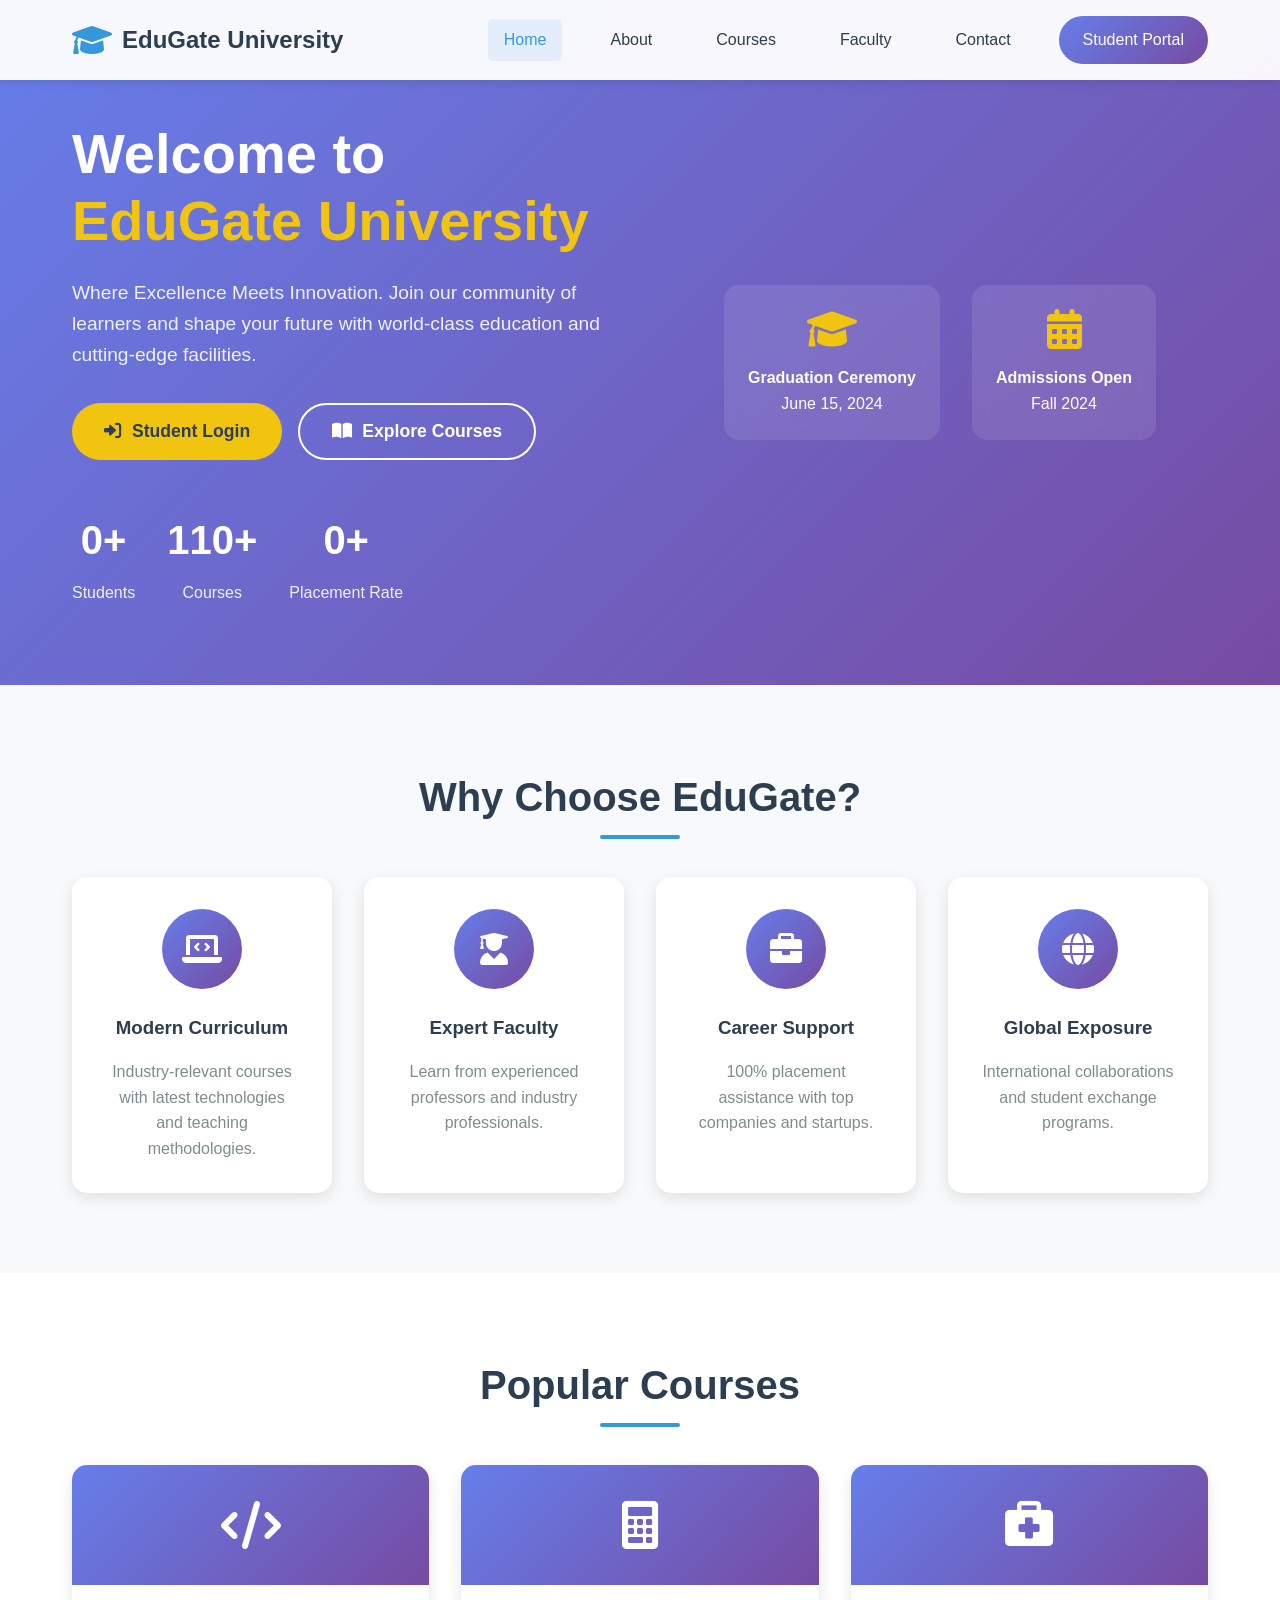
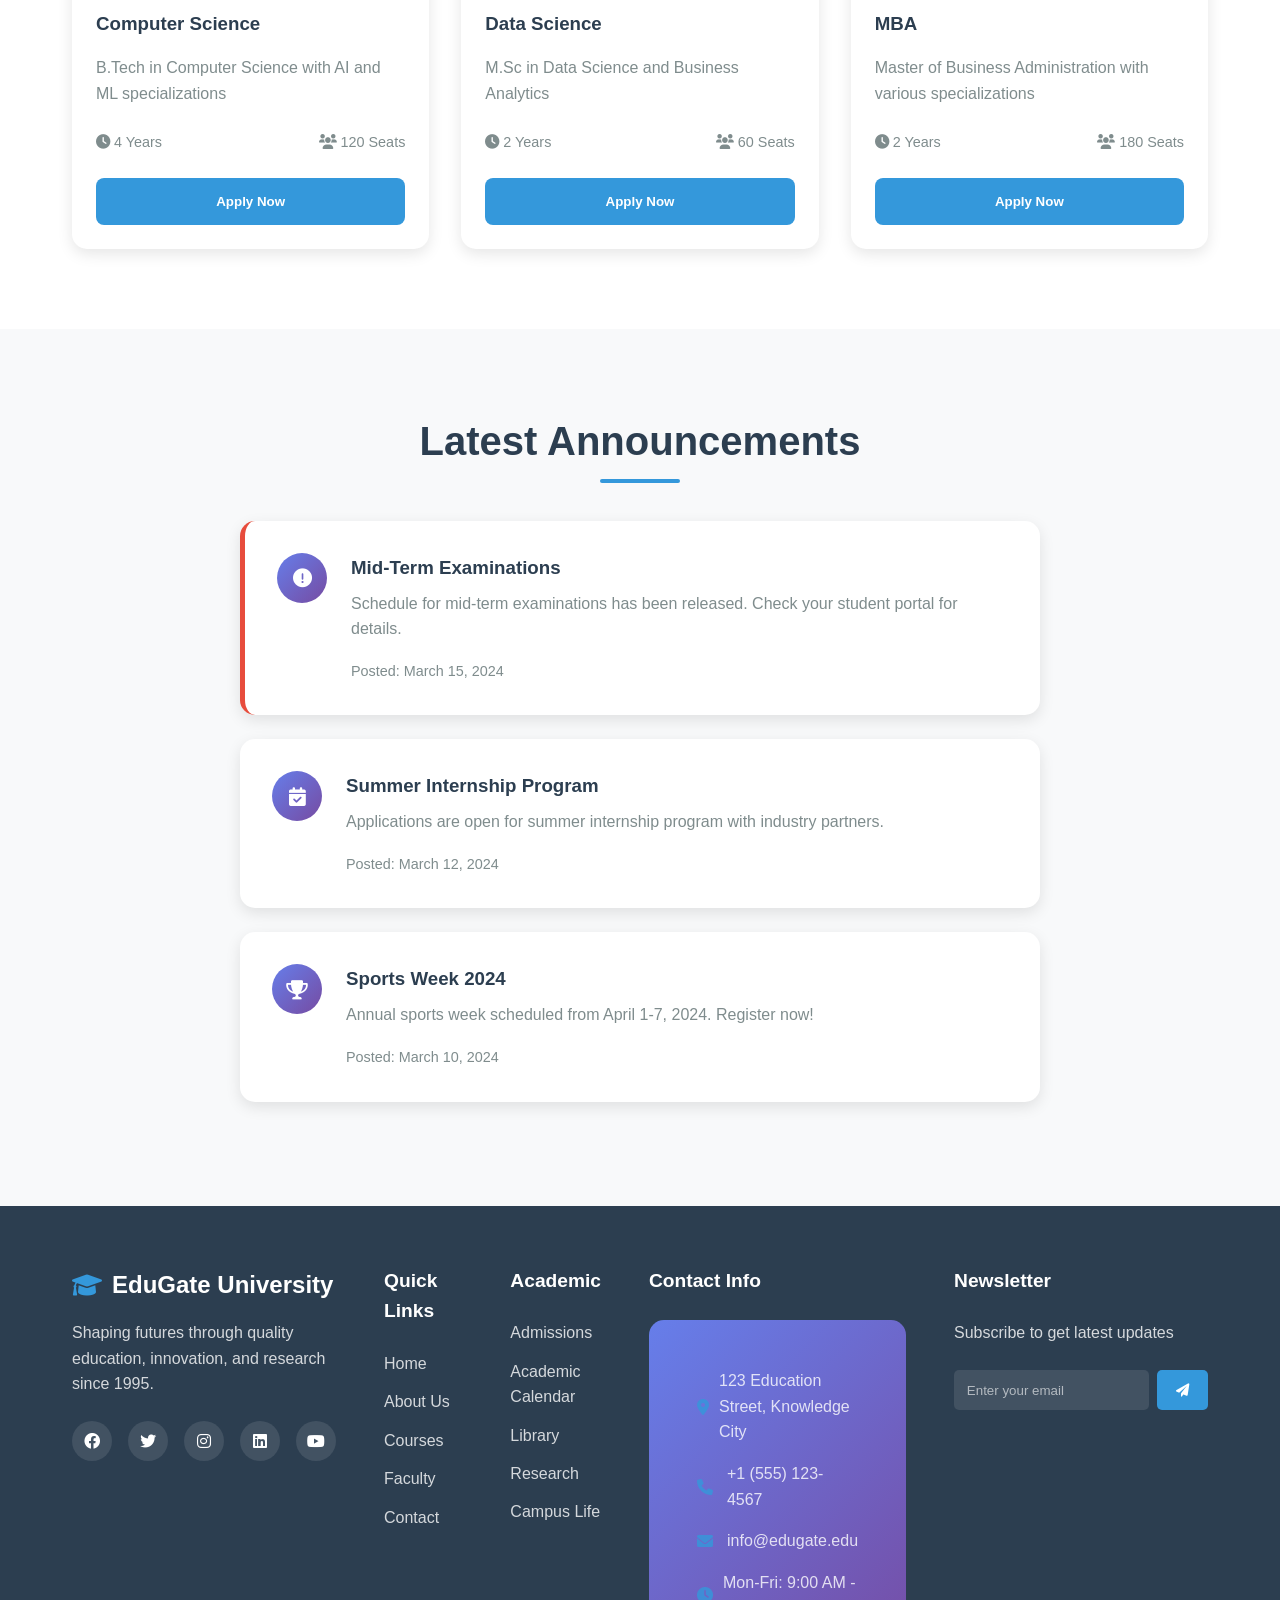
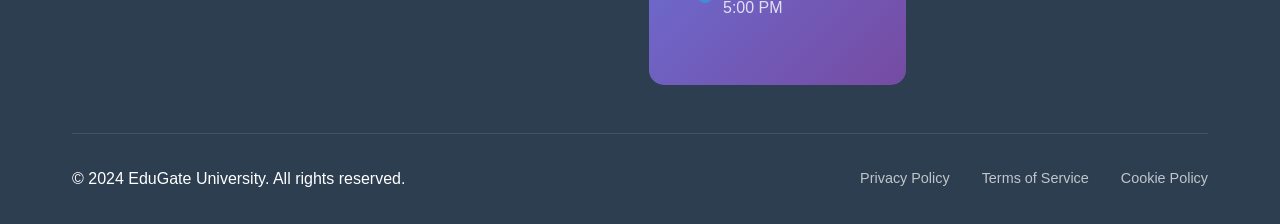
<file: index.html>
<!DOCTYPE html>
<html lang="en">

<head>
  <meta charset="UTF-8">
  <meta name="viewport" content="width=device-width, initial-scale=1.0">
  <title>EduGate University - Leading Education Platform</title>
  <link rel="stylesheet" href="style.css">
  <link href="https://cdnjs.cloudflare.com/ajax/libs/font-awesome/6.0.0/css/all.min.css" rel="stylesheet">
</head>

<body>
  <!-- Header -->
  <header class="header">
    <nav class="navbar">
      <div class="nav-container">
        <div class="nav-logo">
          <i class="fas fa-graduation-cap"></i>
          <span>EduGate University</span>
        </div>
        <div class="nav-menu">
          <a href="#home" class="nav-link active">Home</a>
          <a href="about.html" class="nav-link">About</a>
          <a href="courses.html" class="nav-link">Courses</a>
          <a href="faculty.html" class="nav-link">Faculty</a>
          <a href="contact.html" class="nav-link">Contact</a>
          <a href="dashboard.html" class="nav-link btn-login">Student Portal</a>
        </div>
        <div class="nav-toggle">
          <span></span>
          <span></span>
          <span></span>
        </div>
      </div>
    </nav>
  </header>

  <!-- Hero Section -->
  <section id="home" class="hero">
    <div class="hero-container">
      <div class="hero-content">
        <h1 class="hero-title">Welcome to <span>EduGate University</span></h1>
        <p class="hero-description">Where Excellence Meets Innovation. Join our community of learners and shape your
          future with world-class education and cutting-edge facilities.</p>
        <div class="hero-buttons">
          <button class="btn btn-primary" onclick="location.href='dashboard.html'">
            <i class="fas fa-sign-in-alt"></i>
            Student Login
          </button>
          <button class="btn btn-secondary">
            <i class="fas fa-book-open"></i>
            Explore Courses
          </button>
        </div>
        <div class="hero-stats">
          <div class="stat">
            <h3>10,000+</h3>
            <p>Students</p>
          </div>
          <div class="stat">
            <h3>200+</h3>
            <p>Courses</p>
          </div>
          <div class="stat">
            <h3>95%</h3>
            <p>Placement Rate</p>
          </div>
        </div>
      </div>
      <div class="hero-image">
        <div class="floating-card">
          <i class="fas fa-graduation-cap"></i>
          <h4>Graduation Ceremony</h4>
          <p>June 15, 2024</p>
        </div>
        <div class="floating-card">
          <i class="fas fa-calendar-alt"></i>
          <h4>Admissions Open</h4>
          <p>Fall 2024</p>
        </div>
      </div>
    </div>
  </section>

  <!-- Features Section -->
  <section class="features">
    <div class="container">
      <h2 class="section-title">Why Choose EduGate?</h2>
      <div class="features-grid">
        <div class="feature-card">
          <div class="feature-icon">
            <i class="fas fa-laptop-code"></i>
          </div>
          <h3>Modern Curriculum</h3>
          <p>Industry-relevant courses with latest technologies and teaching methodologies.</p>
        </div>
        <div class="feature-card">
          <div class="feature-icon">
            <i class="fas fa-user-graduate"></i>
          </div>
          <h3>Expert Faculty</h3>
          <p>Learn from experienced professors and industry professionals.</p>
        </div>
        <div class="feature-card">
          <div class="feature-icon">
            <i class="fas fa-briefcase"></i>
          </div>
          <h3>Career Support</h3>
          <p>100% placement assistance with top companies and startups.</p>
        </div>
        <div class="feature-card">
          <div class="feature-icon">
            <i class="fas fa-globe"></i>
          </div>
          <h3>Global Exposure</h3>
          <p>International collaborations and student exchange programs.</p>
        </div>
      </div>
    </div>
  </section>

  <!-- Courses Section -->
  <section id="courses" class="courses">
    <div class="container">
      <h2 class="section-title">Popular Courses</h2>
      <div class="courses-grid">
        <div class="course-card">
          <div class="course-image">
            <i class="fas fa-code"></i>
          </div>
          <div class="course-content">
            <h3>Computer Science</h3>
            <p>B.Tech in Computer Science with AI and ML specializations</p>
            <div class="course-meta">
              <span><i class="fas fa-clock"></i> 4 Years</span>
              <span><i class="fas fa-users"></i> 120 Seats</span>
            </div>
            <button class="btn-course">Apply Now</button>
          </div>
        </div>
        <div class="course-card">
          <div class="course-image">
            <i class="fas fa-calculator"></i>
          </div>
          <div class="course-content">
            <h3>Data Science</h3>
            <p>M.Sc in Data Science and Business Analytics</p>
            <div class="course-meta">
              <span><i class="fas fa-clock"></i> 2 Years</span>
              <span><i class="fas fa-users"></i> 60 Seats</span>
            </div>
            <button class="btn-course">Apply Now</button>
          </div>
        </div>
        <div class="course-card">
          <div class="course-image">
            <i class="fas fa-briefcase-medical"></i>
          </div>
          <div class="course-content">
            <h3>MBA</h3>
            <p>Master of Business Administration with various specializations</p>
            <div class="course-meta">
              <span><i class="fas fa-clock"></i> 2 Years</span>
              <span><i class="fas fa-users"></i> 180 Seats</span>
            </div>
            <button class="btn-course">Apply Now</button>
          </div>
        </div>
      </div>
    </div>
  </section>

  <!-- Announcements -->
  <section class="announcements">
    <div class="container">
      <h2 class="section-title">Latest Announcements</h2>
      <div class="announcement-container">
        <div class="announcement-card important">
          <div class="announcement-icon">
            <i class="fas fa-exclamation-circle"></i>
          </div>
          <div class="announcement-content">
            <h3>Mid-Term Examinations</h3>
            <p>Schedule for mid-term examinations has been released. Check your student portal for details.</p>
            <span class="announcement-date">Posted: March 15, 2024</span>
          </div>
        </div>
        <div class="announcement-card">
          <div class="announcement-icon">
            <i class="fas fa-calendar-check"></i>
          </div>
          <div class="announcement-content">
            <h3>Summer Internship Program</h3>
            <p>Applications are open for summer internship program with industry partners.</p>
            <span class="announcement-date">Posted: March 12, 2024</span>
          </div>
        </div>
        <div class="announcement-card">
          <div class="announcement-icon">
            <i class="fas fa-trophy"></i>
          </div>
          <div class="announcement-content">
            <h3>Sports Week 2024</h3>
            <p>Annual sports week scheduled from April 1-7, 2024. Register now!</p>
            <span class="announcement-date">Posted: March 10, 2024</span>
          </div>
        </div>
      </div>
    </div>
  </section>

  <!-- Footer -->
  <footer class="footer">
    <div class="container">
      <div class="footer-content">
        <div class="footer-section">
          <div class="footer-logo">
            <i class="fas fa-graduation-cap"></i>
            <span>EduGate University</span>
          </div>
          <p>Shaping futures through quality education, innovation, and research since 1995.</p>
          <div class="social-links">
            <a href="#"><i class="fab fa-facebook"></i></a>
            <a href="#"><i class="fab fa-twitter"></i></a>
            <a href="#"><i class="fab fa-instagram"></i></a>
            <a href="#"><i class="fab fa-linkedin"></i></a>
            <a href="#"><i class="fab fa-youtube"></i></a>
          </div>
        </div>

        <div class="footer-section">
          <h3>Quick Links</h3>
          <ul>
            <li><a href="#home">Home</a></li>
            <li><a href="/about">About Us</a></li>
            <li><a href="/courses">Courses</a></li>
            <li><a href="/faculty">Faculty</a></li>
            <li><a href="/contact">Contact</a></li>
          </ul>
        </div>

        <div class="footer-section">
          <h3>Academic</h3>
          <ul>
            <li><a href="#">Admissions</a></li>
            <li><a href="#">Academic Calendar</a></li>
            <li><a href="#">Library</a></li>
            <li><a href="#">Research</a></li>
            <li><a href="#">Campus Life</a></li>
          </ul>
        </div>

        <div class="footer-section">
          <h3>Contact Info</h3>
          <div class="contact-info">
            <p><i class="fas fa-map-marker-alt"></i> 123 Education Street, Knowledge City</p>
            <p><i class="fas fa-phone"></i> +1 (555) 123-4567</p>
            <p><i class="fas fa-envelope"></i> info@edugate.edu</p>
            <p><i class="fas fa-clock"></i> Mon-Fri: 9:00 AM - 5:00 PM</p>
          </div>
        </div>

        <div class="footer-section">
          <h3>Newsletter</h3>
          <p>Subscribe to get latest updates</p>
          <div class="newsletter">
            <input type="email" placeholder="Enter your email">
            <button class="btn-subscribe">
              <i class="fas fa-paper-plane"></i>
            </button>
          </div>
        </div>
      </div>

      <div class="footer-bottom">
        <div class="footer-bottom-content">
          <p>&copy; 2024 EduGate University. All rights reserved.</p>
          <div class="footer-links">
            <a href="#">Privacy Policy</a>
            <a href="#">Terms of Service</a>
            <a href="#">Cookie Policy</a>
          </div>
        </div>
      </div>
    </div>
  </footer>

  <script src="script.js"></script>
</body>

</html>
</file>
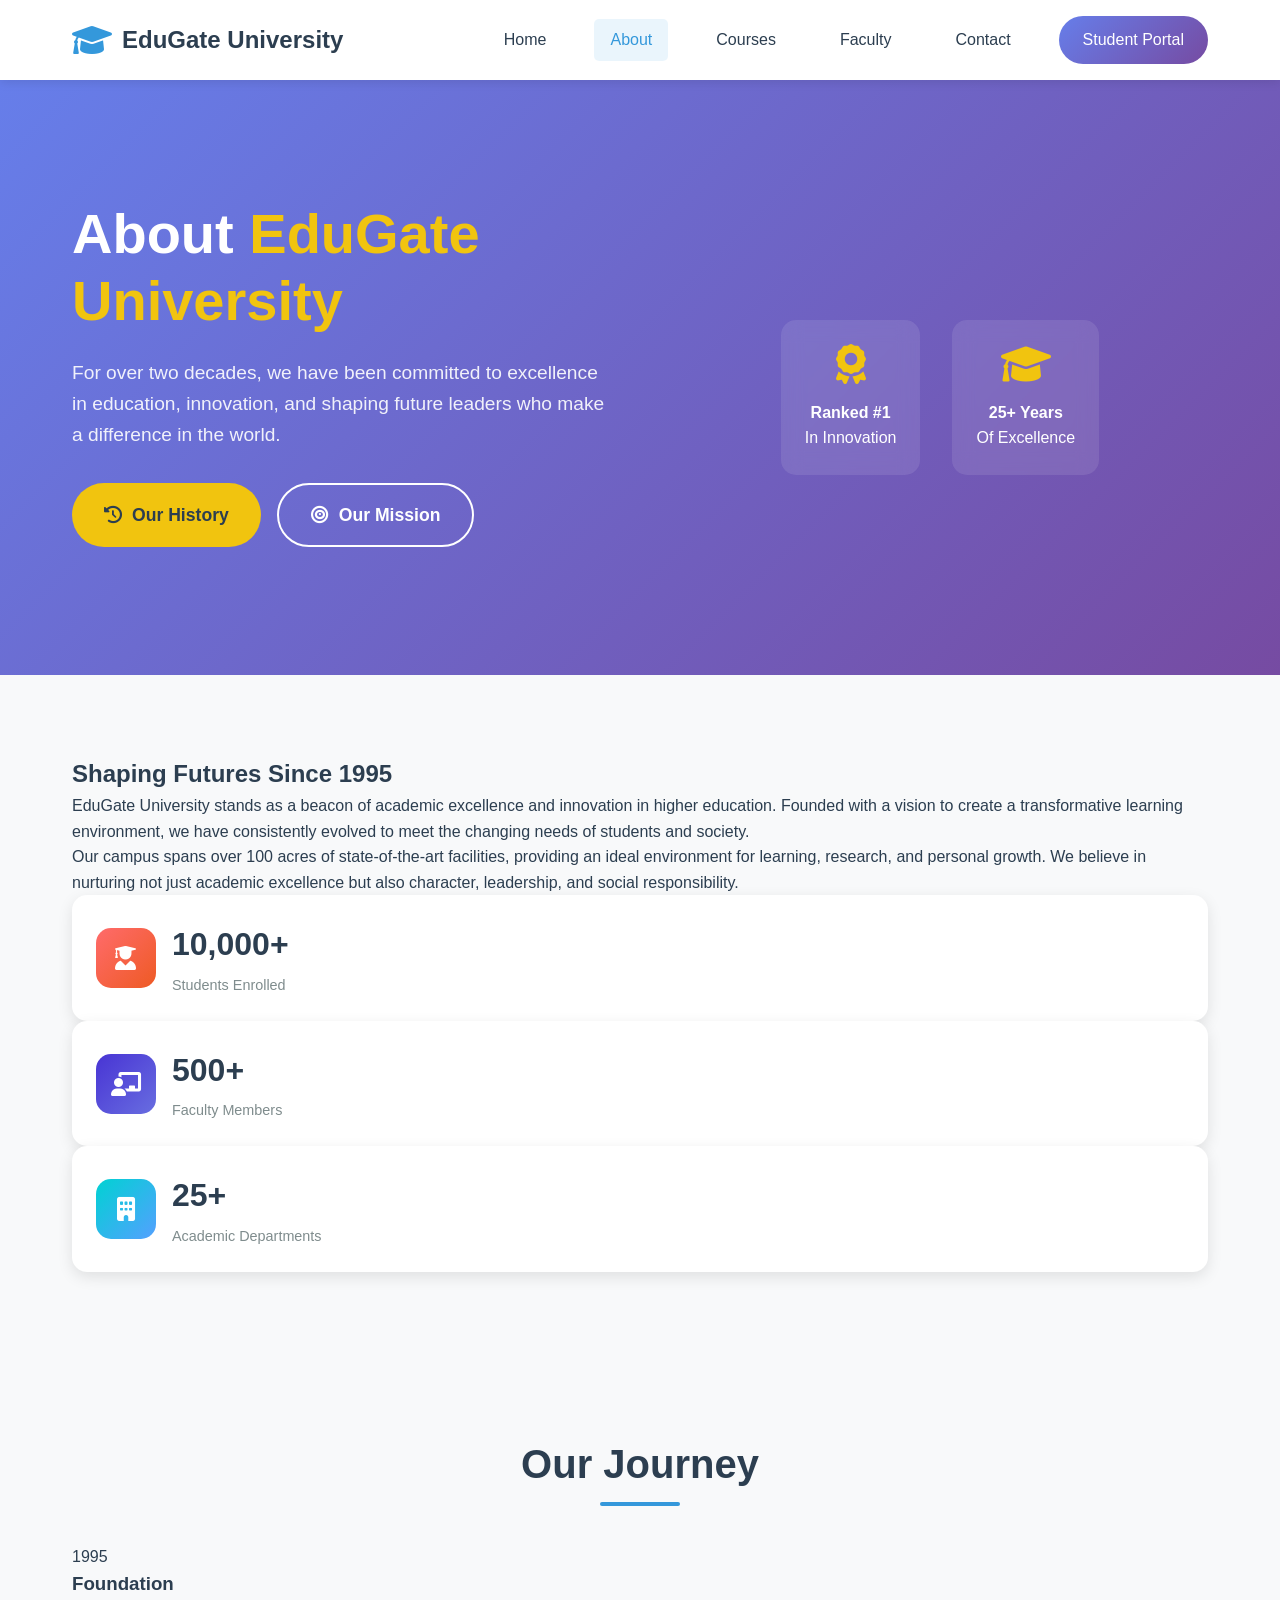
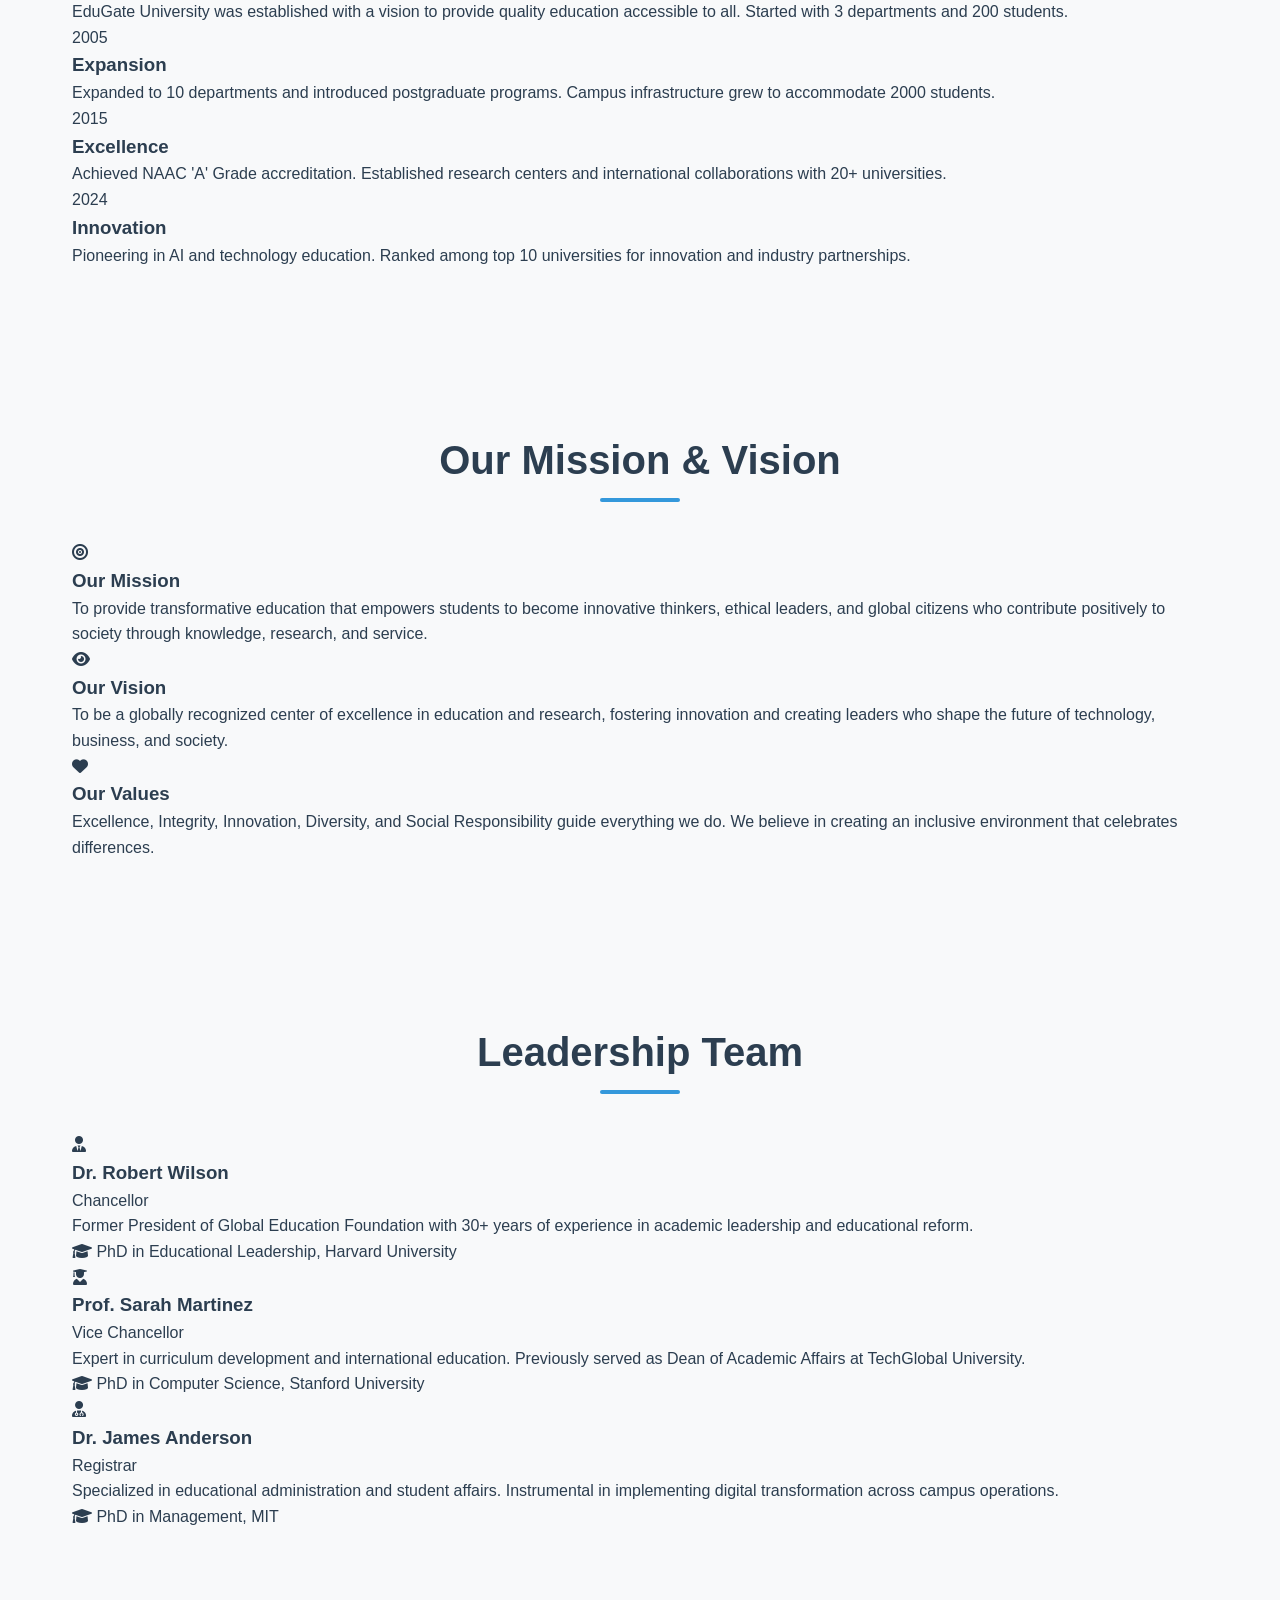
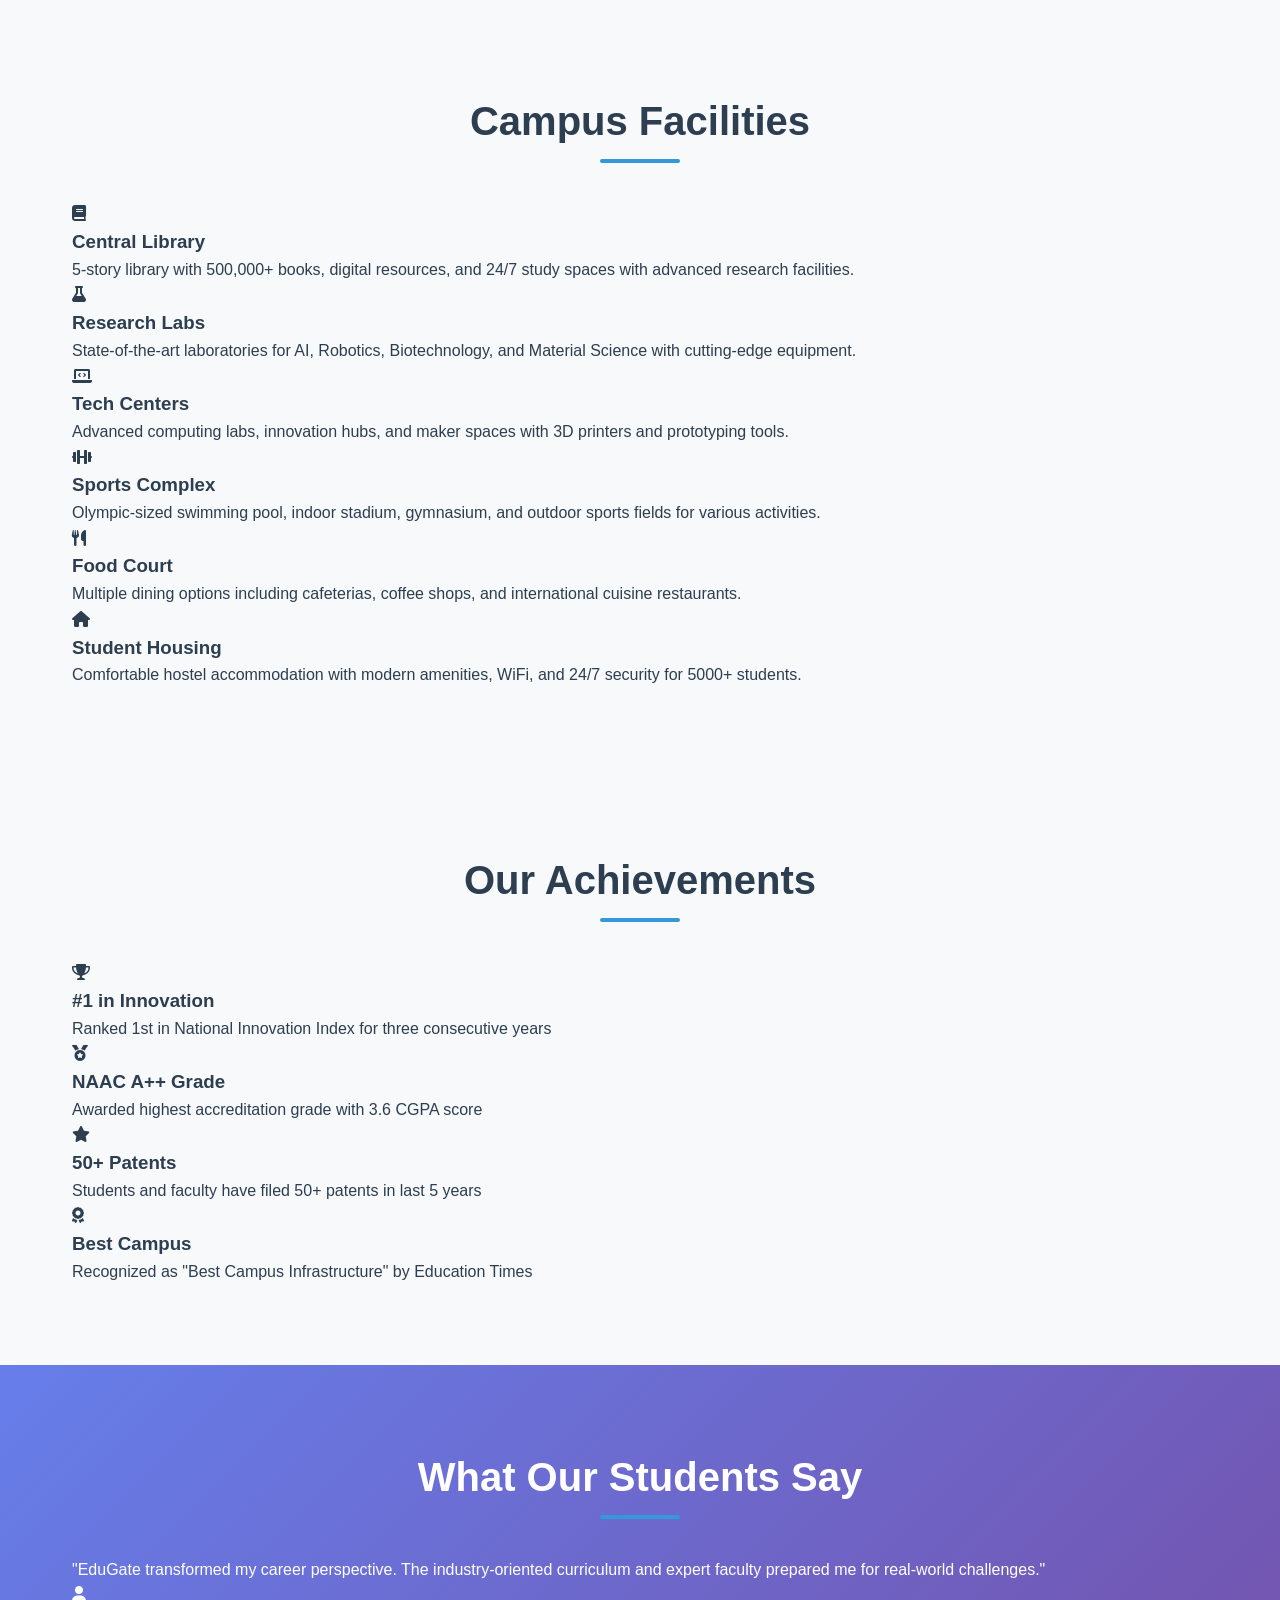
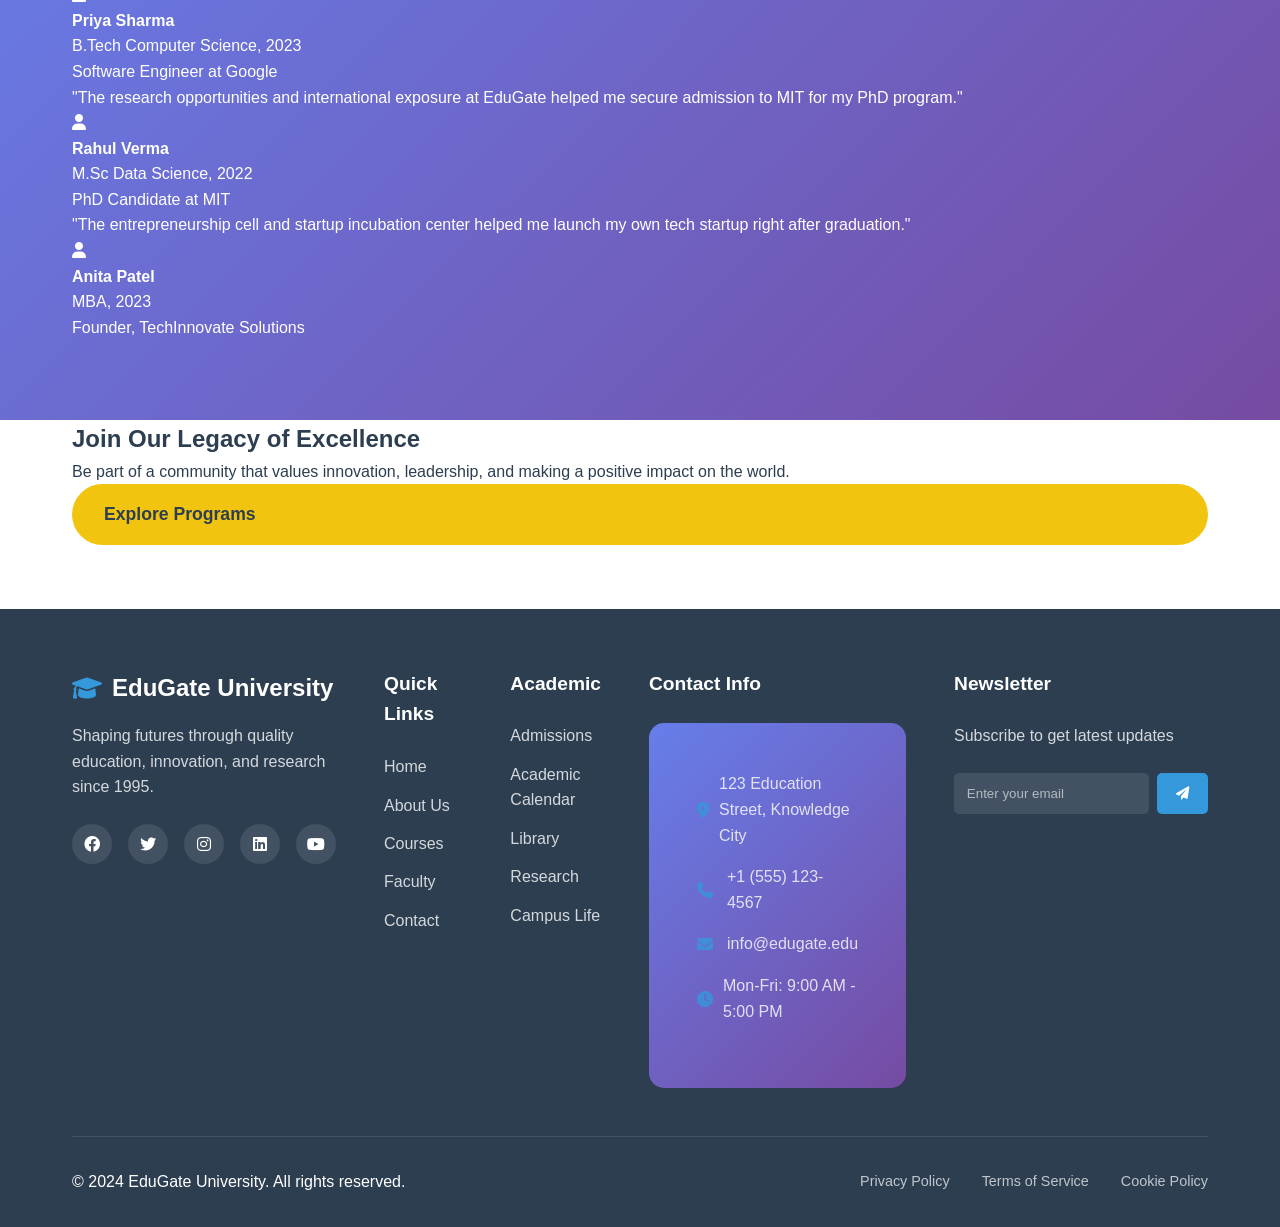
<file: about.html>
<!DOCTYPE html>
<html lang="en">

<head>
  <meta charset="UTF-8">
  <meta name="viewport" content="width=device-width, initial-scale=1.0">
  <title>About Us - EduGate University</title>
  <link rel="stylesheet" href="style.css">
  <link href="https://cdnjs.cloudflare.com/ajax/libs/font-awesome/6.0.0/css/all.min.css" rel="stylesheet">
</head>

<body>
  <!-- Header -->
  <header class="header">
    <nav class="navbar">
      <div class="nav-container">
        <a href="index.html" class="nav-logo">
          <i class="fas fa-graduation-cap"></i>
          <span>EduGate University</span>
        </a>
        <div class="nav-menu">
          <a href="index.html" class="nav-link">Home</a>
          <a href="about.html" class="nav-link active">About</a>
          <a href="courses.html" class="nav-link">Courses</a>
          <a href="faculty.html" class="nav-link">Faculty</a>
          <a href="contact.html" class="nav-link">Contact</a>
          <a href="dashboard.html" class="nav-link btn-login">Student Portal</a>
        </div>
        <div class="nav-toggle">
          <span></span>
          <span></span>
          <span></span>
        </div>
      </div>
    </nav>
  </header>

  <!-- About Content -->
  <main class="main-content">
    <!-- Hero Section -->
    <section class="hero">
      <div class="hero-container">
        <div class="hero-content">
          <h1 class="hero-title">About <span>EduGate University</span></h1>
          <p class="hero-description">For over two decades, we have been committed to excellence in education,
            innovation, and shaping future leaders who make a difference in the world.</p>
          <div class="hero-buttons">
            <a href="#history" class="btn btn-primary">
              <i class="fas fa-history"></i>
              Our History
            </a>
            <a href="#mission" class="btn btn-secondary">
              <i class="fas fa-bullseye"></i>
              Our Mission
            </a>
          </div>
        </div>
        <div class="hero-image">
          <div class="floating-card">
            <i class="fas fa-award"></i>
            <h4>Ranked #1</h4>
            <p>In Innovation</p>
          </div>
          <div class="floating-card">
            <i class="fas fa-graduation-cap"></i>
            <h4>25+ Years</h4>
            <p>Of Excellence</p>
          </div>
        </div>
      </div>
    </section>

    <!-- University Overview -->
    <section class="features">
      <div class="container">
        <div class="about-overview">
          <div class="overview-content">
            <h2>Shaping Futures Since 1995</h2>
            <p>EduGate University stands as a beacon of academic excellence and innovation in higher education. Founded
              with a vision to create a transformative learning environment, we have consistently evolved to meet the
              changing needs of students and society.</p>
            <p>Our campus spans over 100 acres of state-of-the-art facilities, providing an ideal environment for
              learning, research, and personal growth. We believe in nurturing not just academic excellence but also
              character, leadership, and social responsibility.</p>
          </div>
          <div class="overview-stats">
            <div class="stat-card">
              <div class="stat-icon">
                <i class="fas fa-user-graduate"></i>
              </div>
              <div class="stat-info">
                <h3>10,000+</h3>
                <p>Students Enrolled</p>
              </div>
            </div>
            <div class="stat-card">
              <div class="stat-icon">
                <i class="fas fa-chalkboard-teacher"></i>
              </div>
              <div class="stat-info">
                <h3>500+</h3>
                <p>Faculty Members</p>
              </div>
            </div>
            <div class="stat-card">
              <div class="stat-icon">
                <i class="fas fa-building"></i>
              </div>
              <div class="stat-info">
                <h3>25+</h3>
                <p>Academic Departments</p>
              </div>
            </div>
          </div>
        </div>
      </div>
    </section>

    <!-- History Timeline -->
    <section id="history" class="courses" style="background: var(--background-alt);">
      <div class="container">
        <h2 class="section-title">Our Journey</h2>
        <div class="timeline">
          <div class="timeline-item">
            <div class="timeline-year">1995</div>
            <div class="timeline-content">
              <h3>Foundation</h3>
              <p>EduGate University was established with a vision to provide quality education accessible to all.
                Started with 3 departments and 200 students.</p>
            </div>
          </div>
          <div class="timeline-item">
            <div class="timeline-year">2005</div>
            <div class="timeline-content">
              <h3>Expansion</h3>
              <p>Expanded to 10 departments and introduced postgraduate programs. Campus infrastructure grew to
                accommodate 2000 students.</p>
            </div>
          </div>
          <div class="timeline-item">
            <div class="timeline-year">2015</div>
            <div class="timeline-content">
              <h3>Excellence</h3>
              <p>Achieved NAAC 'A' Grade accreditation. Established research centers and international collaborations
                with 20+ universities.</p>
            </div>
          </div>
          <div class="timeline-item">
            <div class="timeline-year">2024</div>
            <div class="timeline-content">
              <h3>Innovation</h3>
              <p>Pioneering in AI and technology education. Ranked among top 10 universities for innovation and industry
                partnerships.</p>
            </div>
          </div>
        </div>
      </div>
    </section>

    <!-- Mission & Vision -->
    <section id="mission" class="features">
      <div class="container">
        <h2 class="section-title">Our Mission & Vision</h2>
        <div class="mission-grid">
          <div class="mission-card">
            <div class="mission-icon">
              <i class="fas fa-bullseye"></i>
            </div>
            <h3>Our Mission</h3>
            <p>To provide transformative education that empowers students to become innovative thinkers, ethical
              leaders, and global citizens who contribute positively to society through knowledge, research, and
              service.</p>
          </div>
          <div class="mission-card">
            <div class="mission-icon">
              <i class="fas fa-eye"></i>
            </div>
            <h3>Our Vision</h3>
            <p>To be a globally recognized center of excellence in education and research, fostering innovation and
              creating leaders who shape the future of technology, business, and society.</p>
          </div>
          <div class="mission-card">
            <div class="mission-icon">
              <i class="fas fa-heart"></i>
            </div>
            <h3>Our Values</h3>
            <p>Excellence, Integrity, Innovation, Diversity, and Social Responsibility guide everything we do. We
              believe in creating an inclusive environment that celebrates differences.</p>
          </div>
        </div>
      </div>
    </section>

    <!-- Leadership Team -->
    <section class="announcements">
      <div class="container">
        <h2 class="section-title">Leadership Team</h2>
        <div class="leadership-grid">
          <div class="leader-card">
            <div class="leader-image">
              <i class="fas fa-user-tie"></i>
            </div>
            <div class="leader-content">
              <h3>Dr. Robert Wilson</h3>
              <div class="leader-position">Chancellor</div>
              <p>Former President of Global Education Foundation with 30+ years of experience in academic leadership and
                educational reform.</p>
              <div class="leader-qualification">
                <i class="fas fa-graduation-cap"></i>
                PhD in Educational Leadership, Harvard University
              </div>
            </div>
          </div>
          <div class="leader-card">
            <div class="leader-image">
              <i class="fas fa-user-graduate"></i>
            </div>
            <div class="leader-content">
              <h3>Prof. Sarah Martinez</h3>
              <div class="leader-position">Vice Chancellor</div>
              <p>Expert in curriculum development and international education. Previously served as Dean of Academic
                Affairs at TechGlobal University.</p>
              <div class="leader-qualification">
                <i class="fas fa-graduation-cap"></i>
                PhD in Computer Science, Stanford University
              </div>
            </div>
          </div>
          <div class="leader-card">
            <div class="leader-image">
              <i class="fas fa-user-md"></i>
            </div>
            <div class="leader-content">
              <h3>Dr. James Anderson</h3>
              <div class="leader-position">Registrar</div>
              <p>Specialized in educational administration and student affairs. Instrumental in implementing digital
                transformation across campus operations.</p>
              <div class="leader-qualification">
                <i class="fas fa-graduation-cap"></i>
                PhD in Management, MIT
              </div>
            </div>
          </div>
        </div>
      </div>
    </section>

    <!-- Campus Facilities -->
    <section class="courses" style="background: var(--background-alt);">
      <div class="container">
        <h2 class="section-title">Campus Facilities</h2>
        <div class="facilities-grid">
          <div class="facility-card">
            <div class="facility-icon">
              <i class="fas fa-book"></i>
            </div>
            <h3>Central Library</h3>
            <p>5-story library with 500,000+ books, digital resources, and 24/7 study spaces with advanced research
              facilities.</p>
          </div>
          <div class="facility-card">
            <div class="facility-icon">
              <i class="fas fa-flask"></i>
            </div>
            <h3>Research Labs</h3>
            <p>State-of-the-art laboratories for AI, Robotics, Biotechnology, and Material Science with cutting-edge
              equipment.</p>
          </div>
          <div class="facility-card">
            <div class="facility-icon">
              <i class="fas fa-laptop-code"></i>
            </div>
            <h3>Tech Centers</h3>
            <p>Advanced computing labs, innovation hubs, and maker spaces with 3D printers and prototyping tools.</p>
          </div>
          <div class="facility-card">
            <div class="facility-icon">
              <i class="fas fa-dumbbell"></i>
            </div>
            <h3>Sports Complex</h3>
            <p>Olympic-sized swimming pool, indoor stadium, gymnasium, and outdoor sports fields for various activities.
            </p>
          </div>
          <div class="facility-card">
            <div class="facility-icon">
              <i class="fas fa-utensils"></i>
            </div>
            <h3>Food Court</h3>
            <p>Multiple dining options including cafeterias, coffee shops, and international cuisine restaurants.</p>
          </div>
          <div class="facility-card">
            <div class="facility-icon">
              <i class="fas fa-home"></i>
            </div>
            <h3>Student Housing</h3>
            <p>Comfortable hostel accommodation with modern amenities, WiFi, and 24/7 security for 5000+ students.</p>
          </div>
        </div>
      </div>
    </section>

    <!-- Achievements -->
    <section class="features">
      <div class="container">
        <h2 class="section-title">Our Achievements</h2>
        <div class="achievements-grid">
          <div class="achievement-card">
            <div class="achievement-badge">
              <i class="fas fa-trophy"></i>
            </div>
            <h3>#1 in Innovation</h3>
            <p>Ranked 1st in National Innovation Index for three consecutive years</p>
          </div>
          <div class="achievement-card">
            <div class="achievement-badge">
              <i class="fas fa-medal"></i>
            </div>
            <h3>NAAC A++ Grade</h3>
            <p>Awarded highest accreditation grade with 3.6 CGPA score</p>
          </div>
          <div class="achievement-card">
            <div class="achievement-badge">
              <i class="fas fa-star"></i>
            </div>
            <h3>50+ Patents</h3>
            <p>Students and faculty have filed 50+ patents in last 5 years</p>
          </div>
          <div class="achievement-card">
            <div class="achievement-badge">
              <i class="fas fa-award"></i>
            </div>
            <h3>Best Campus</h3>
            <p>Recognized as "Best Campus Infrastructure" by Education Times</p>
          </div>
        </div>
      </div>
    </section>

    <!-- Testimonials -->
    <section class="announcements" style="background: var(--gradient); color: white;">
      <div class="container">
        <h2 class="section-title" style="color: white;">What Our Students Say</h2>
        <div class="testimonials-grid">
          <div class="testimonial-card">
            <div class="testimonial-content">
              <p>"EduGate transformed my career perspective. The industry-oriented curriculum and expert faculty
                prepared me for real-world challenges."</p>
            </div>
            <div class="testimonial-author">
              <div class="author-image">
                <i class="fas fa-user"></i>
              </div>
              <div class="author-info">
                <h4>Priya Sharma</h4>
                <p>B.Tech Computer Science, 2023</p>
                <p>Software Engineer at Google</p>
              </div>
            </div>
          </div>
          <div class="testimonial-card">
            <div class="testimonial-content">
              <p>"The research opportunities and international exposure at EduGate helped me secure admission to MIT for
                my PhD program."</p>
            </div>
            <div class="testimonial-author">
              <div class="author-image">
                <i class="fas fa-user"></i>
              </div>
              <div class="author-info">
                <h4>Rahul Verma</h4>
                <p>M.Sc Data Science, 2022</p>
                <p>PhD Candidate at MIT</p>
              </div>
            </div>
          </div>
          <div class="testimonial-card">
            <div class="testimonial-content">
              <p>"The entrepreneurship cell and startup incubation center helped me launch my own tech startup right
                after graduation."</p>
            </div>
            <div class="testimonial-author">
              <div class="author-image">
                <i class="fas fa-user"></i>
              </div>
              <div class="author-info">
                <h4>Anita Patel</h4>
                <p>MBA, 2023</p>
                <p>Founder, TechInnovate Solutions</p>
              </div>
            </div>
          </div>
        </div>
      </div>
    </section>

    <!-- Call to Action -->
    <section class="cta-section">
      <div class="container">
        <div class="cta-content">
          <h2>Join Our Legacy of Excellence</h2>
          <p>Be part of a community that values innovation, leadership, and making a positive impact on the world.</p>
          <div class="cta-buttons">
            <a href="courses.html" class="btn btn-primary">Explore Programs</a>
            <a href="contact.html" class="btn btn-secondary">Schedule Campus Visit</a>
          </div>
        </div>
      </div>
    </section>
  </main>

  <!-- Footer -->
  <footer class="footer">
    <div class="container">
      <div class="footer-content">
        <div class="footer-section">
          <div class="footer-logo">
            <i class="fas fa-graduation-cap"></i>
            <span>EduGate University</span>
          </div>
          <p>Shaping futures through quality education, innovation, and research since 1995.</p>
          <div class="social-links">
            <a href="#"><i class="fab fa-facebook"></i></a>
            <a href="#"><i class="fab fa-twitter"></i></a>
            <a href="#"><i class="fab fa-instagram"></i></a>
            <a href="#"><i class="fab fa-linkedin"></i></a>
            <a href="#"><i class="fab fa-youtube"></i></a>
          </div>
        </div>

        <div class="footer-section">
          <h3>Quick Links</h3>
          <ul>
            <li><a href="index.html">Home</a></li>
            <li><a href="about.html">About Us</a></li>
            <li><a href="courses.html">Courses</a></li>
            <li><a href="faculty.html">Faculty</a></li>
            <li><a href="contact.html">Contact</a></li>
          </ul>
        </div>

        <div class="footer-section">
          <h3>Academic</h3>
          <ul>
            <li><a href="#">Admissions</a></li>
            <li><a href="#">Academic Calendar</a></li>
            <li><a href="#">Library</a></li>
            <li><a href="#">Research</a></li>
            <li><a href="#">Campus Life</a></li>
          </ul>
        </div>

        <div class="footer-section">
          <h3>Contact Info</h3>
          <div class="contact-info">
            <p><i class="fas fa-map-marker-alt"></i> 123 Education Street, Knowledge City</p>
            <p><i class="fas fa-phone"></i> +1 (555) 123-4567</p>
            <p><i class="fas fa-envelope"></i> info@edugate.edu</p>
            <p><i class="fas fa-clock"></i> Mon-Fri: 9:00 AM - 5:00 PM</p>
          </div>
        </div>

        <div class="footer-section">
          <h3>Newsletter</h3>
          <p>Subscribe to get latest updates</p>
          <div class="newsletter">
            <input type="email" placeholder="Enter your email">
            <button class="btn-subscribe">
              <i class="fas fa-paper-plane"></i>
            </button>
          </div>
        </div>
      </div>

      <div class="footer-bottom">
        <div class="footer-bottom-content">
          <p>&copy; 2024 EduGate University. All rights reserved.</p>
          <div class="footer-links">
            <a href="#">Privacy Policy</a>
            <a href="#">Terms of Service</a>
            <a href="#">Cookie Policy</a>
          </div>
        </div>
      </div>
    </div>
  </footer>

  <script src="script.js"></script>
</body>

</html>
</file>
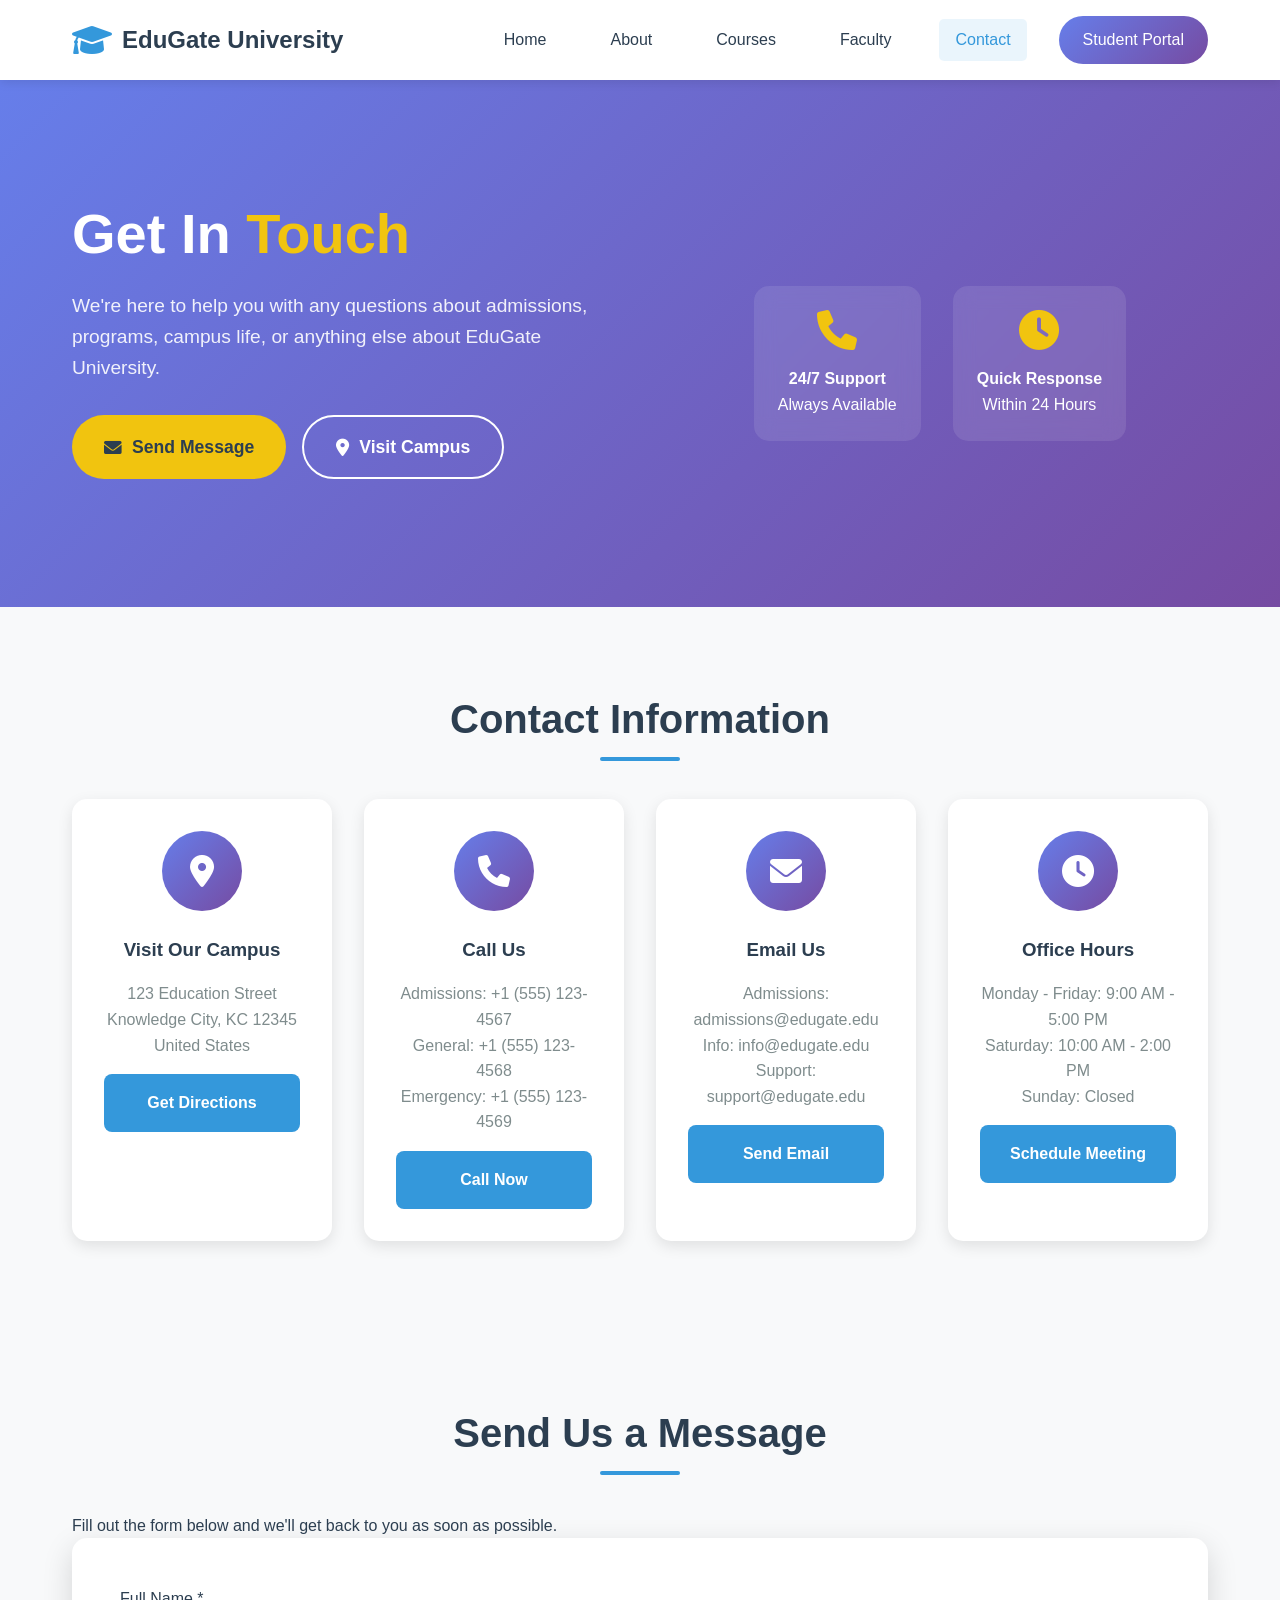
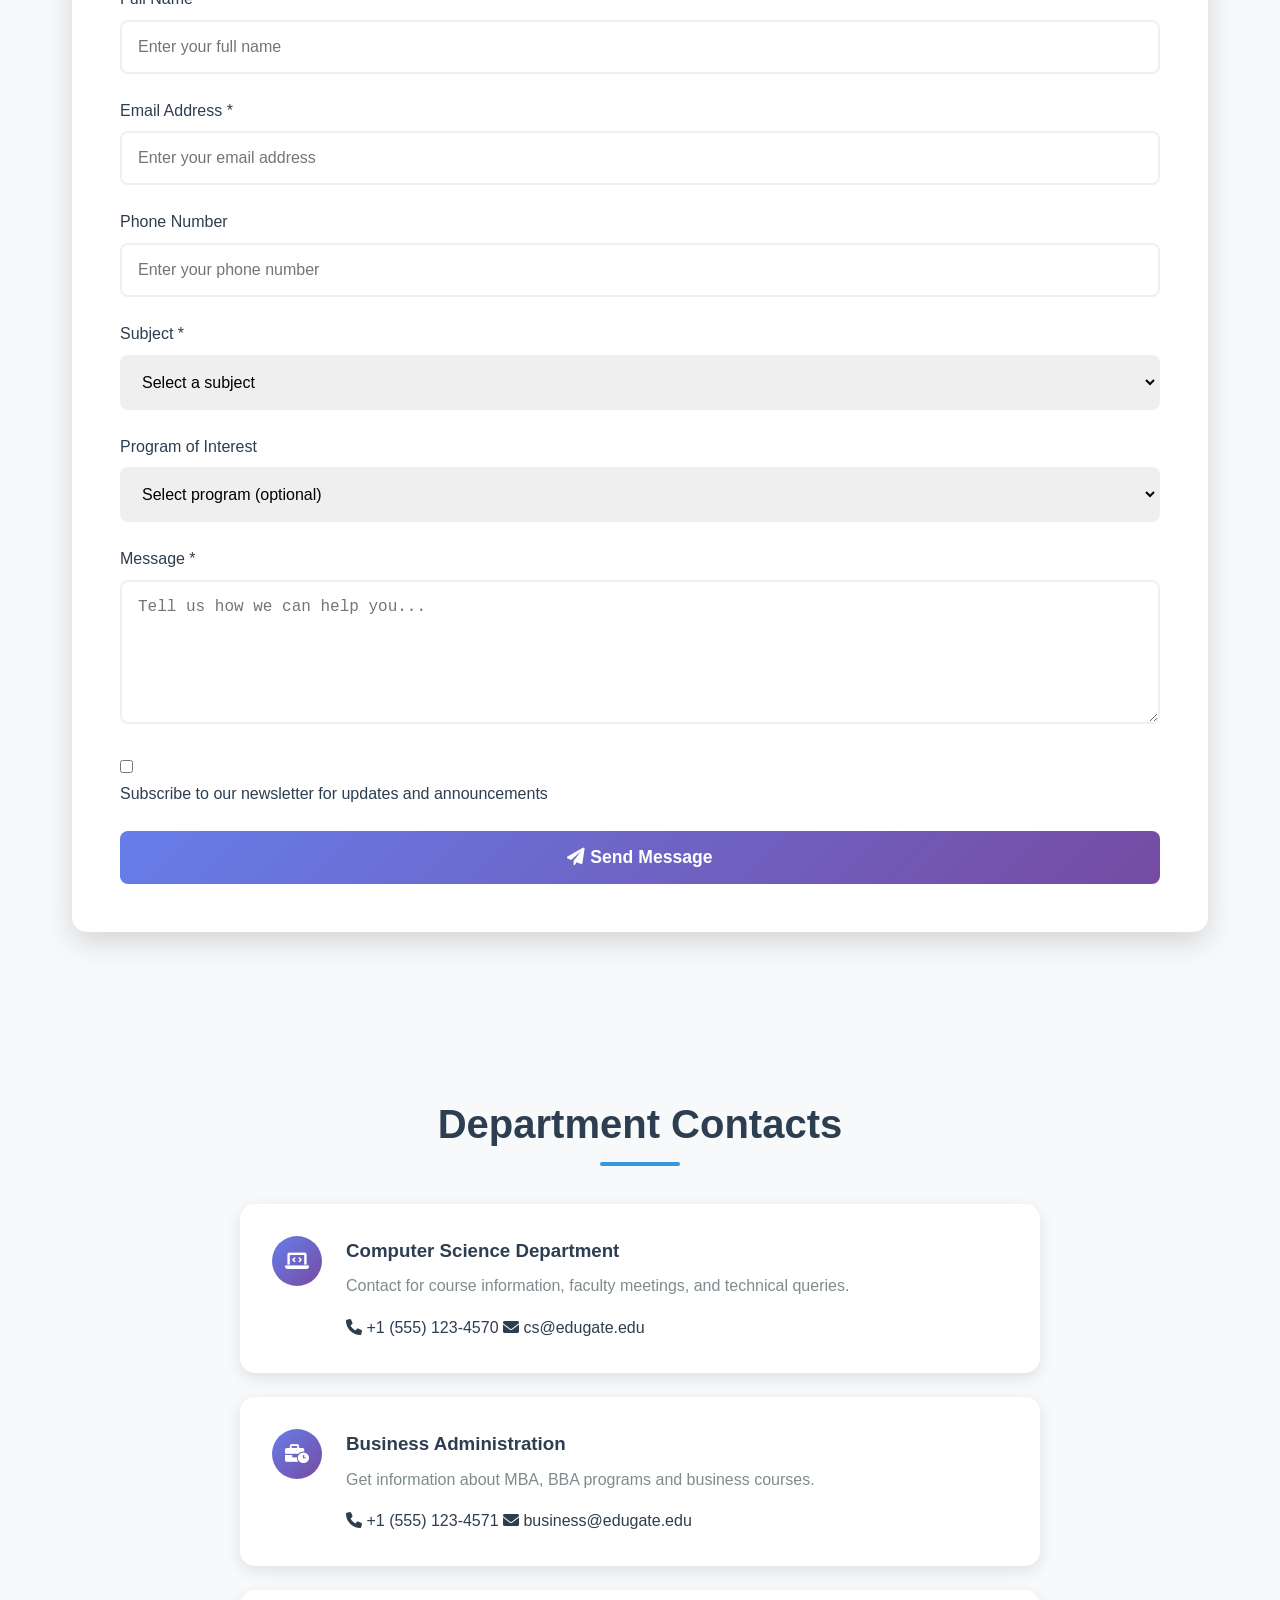
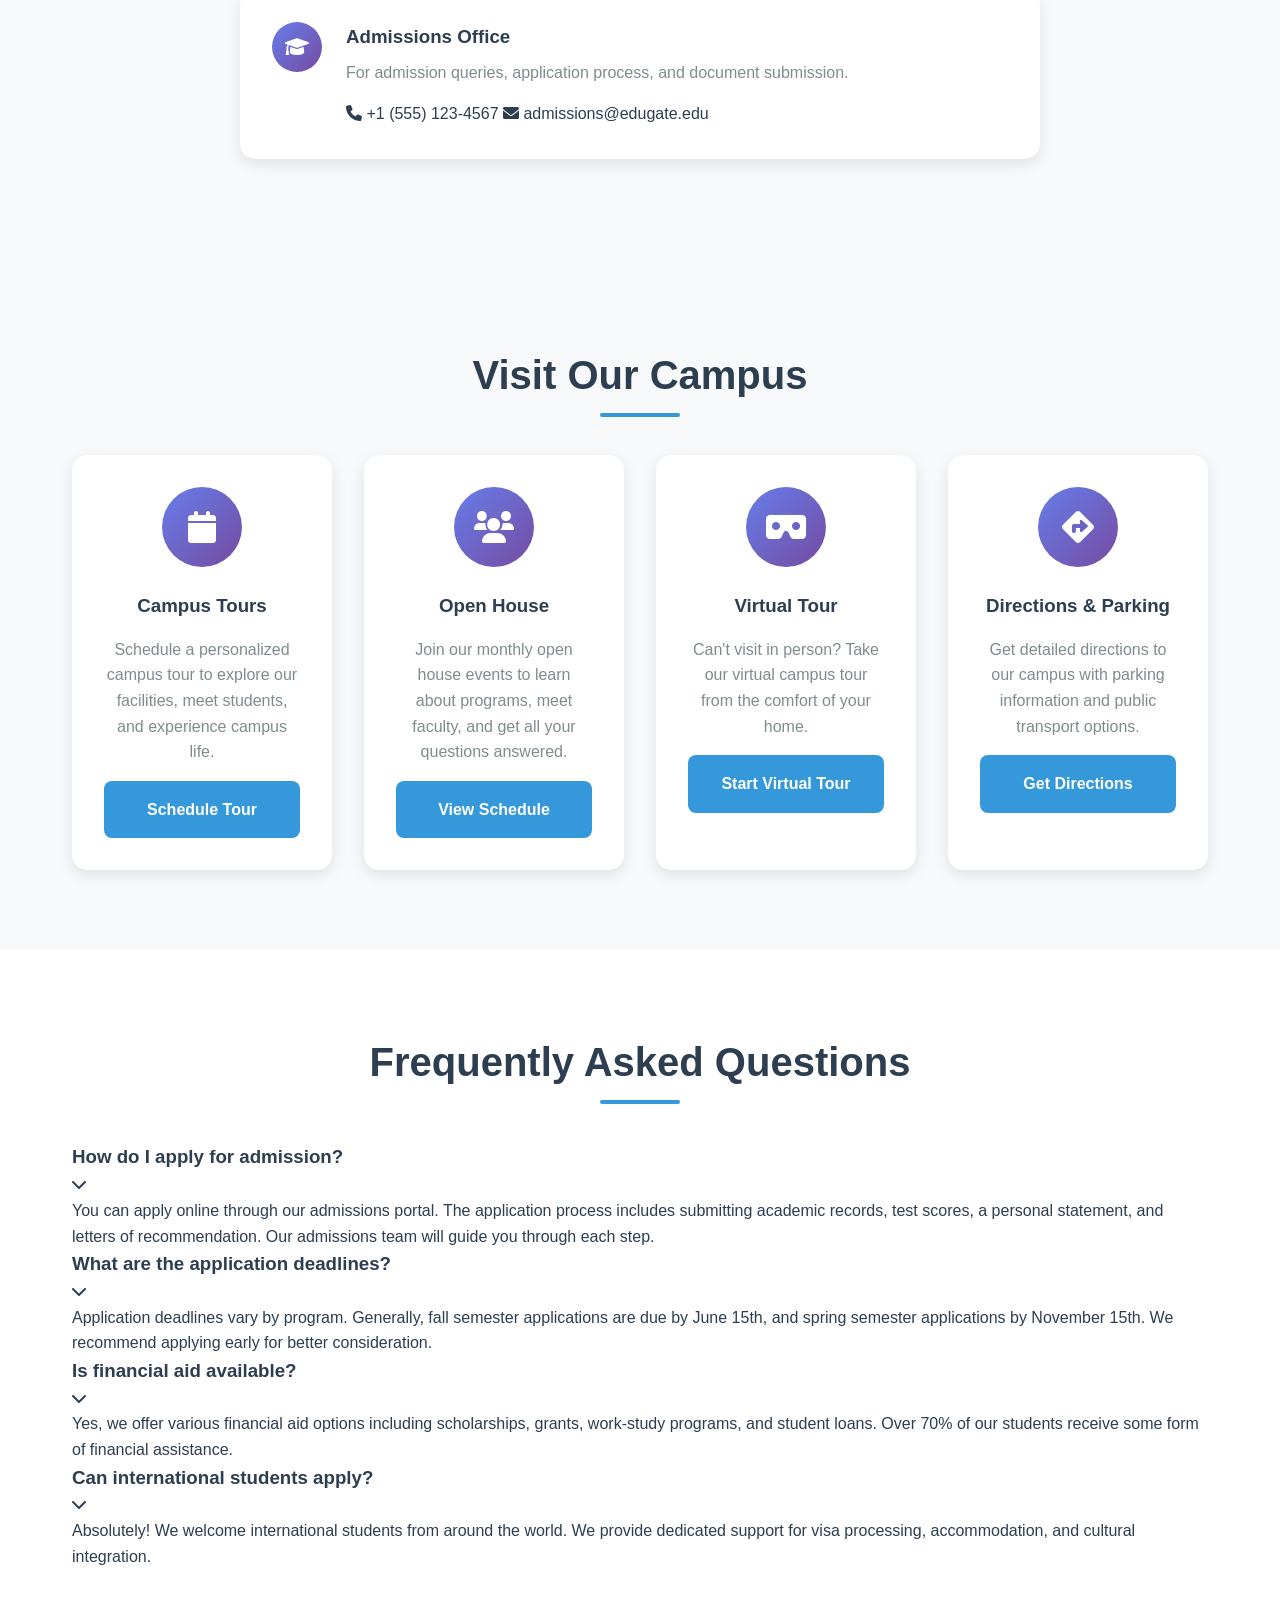
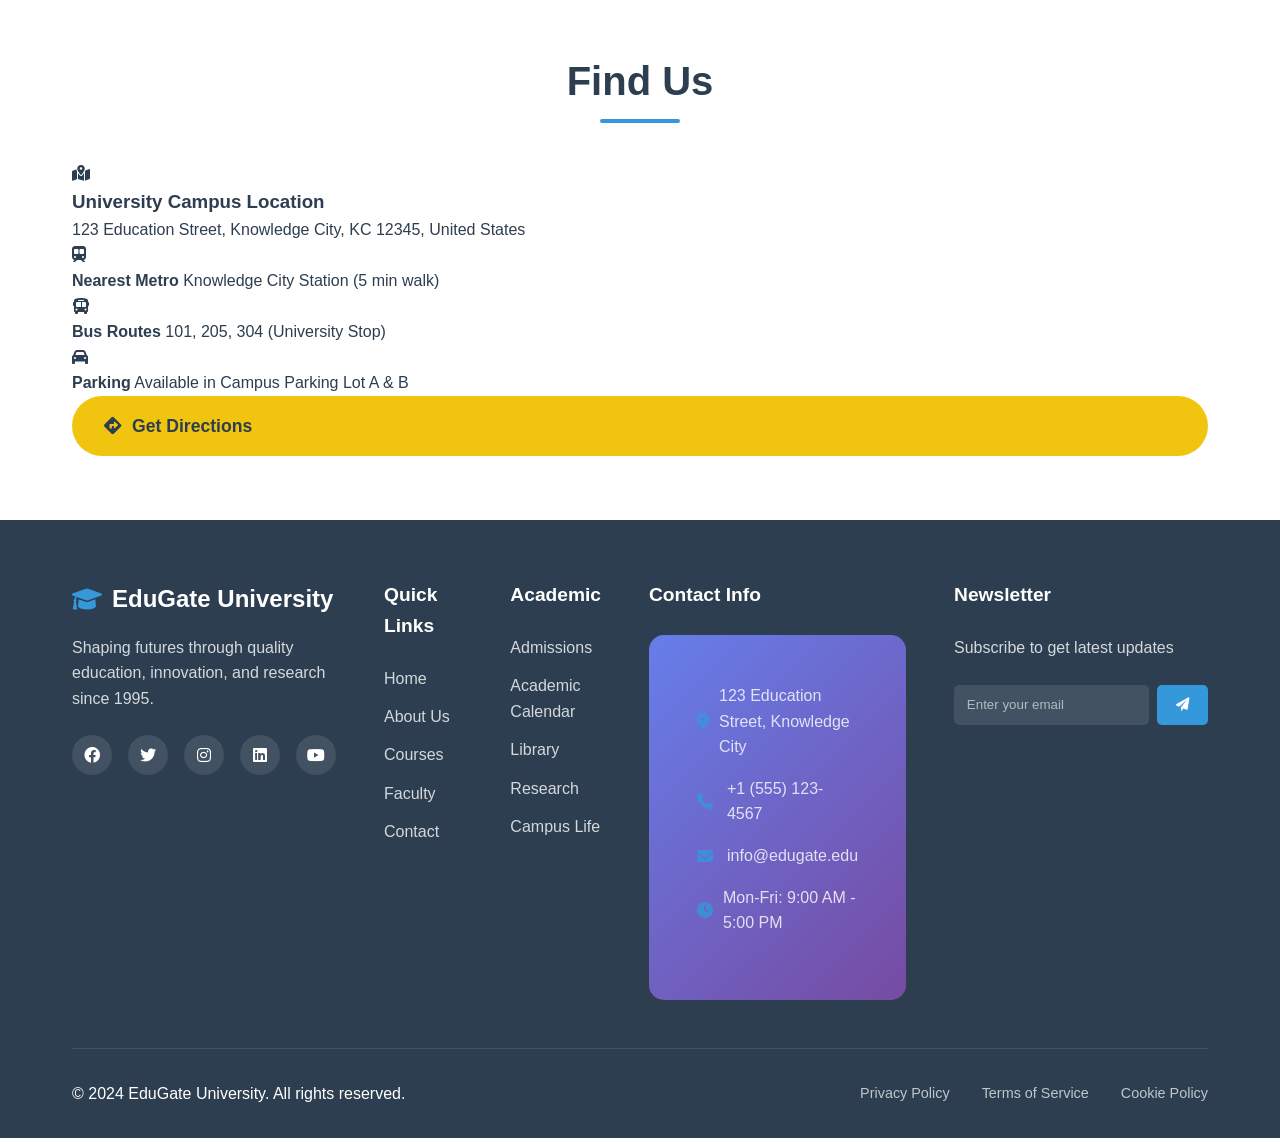
<file: contact.html>
<!DOCTYPE html>
<html lang="en">

<head>
  <meta charset="UTF-8">
  <meta name="viewport" content="width=device-width, initial-scale=1.0">
  <title>Contact Us - EduGate University</title>
  <link rel="stylesheet" href="style.css">
  <link href="https://cdnjs.cloudflare.com/ajax/libs/font-awesome/6.0.0/css/all.min.css" rel="stylesheet">
</head>

<body>
  <!-- Header -->
  <header class="header">
    <nav class="navbar">
      <div class="nav-container">
        <a href="index.html" class="nav-logo">
          <i class="fas fa-graduation-cap"></i>
          <span>EduGate University</span>
        </a>
        <div class="nav-menu">
          <a href="index.html" class="nav-link">Home</a>
          <a href="index.html#about" class="nav-link">About</a>
          <a href="courses.html" class="nav-link">Courses</a>
          <a href="faculty.html" class="nav-link">Faculty</a>
          <a href="contact.html" class="nav-link active">Contact</a>
          <a href="dashboard.html" class="nav-link btn-login">Student Portal</a>
        </div>
        <div class="nav-toggle">
          <span></span>
          <span></span>
          <span></span>
        </div>
      </div>
    </nav>
  </header>

  <!-- Contact Content -->
  <main class="main-content">
    <!-- Hero Section -->
    <section class="hero">
      <div class="hero-container">
        <div class="hero-content">
          <h1 class="hero-title">Get In <span>Touch</span></h1>
          <p class="hero-description">We're here to help you with any questions about admissions, programs, campus life,
            or anything else about EduGate University.</p>
          <div class="hero-buttons">
            <a href="#contact-form" class="btn btn-primary">
              <i class="fas fa-envelope"></i>
              Send Message
            </a>
            <a href="#visit-campus" class="btn btn-secondary">
              <i class="fas fa-map-marker-alt"></i>
              Visit Campus
            </a>
          </div>
        </div>
        <div class="hero-image">
          <div class="floating-card">
            <i class="fas fa-phone"></i>
            <h4>24/7 Support</h4>
            <p>Always Available</p>
          </div>
          <div class="floating-card">
            <i class="fas fa-clock"></i>
            <h4>Quick Response</h4>
            <p>Within 24 Hours</p>
          </div>
        </div>
      </div>
    </section>

    <!-- Contact Info Section -->
    <section class="features">
      <div class="container">
        <h2 class="section-title">Contact Information</h2>
        <div class="features-grid">
          <div class="feature-card">
            <div class="feature-icon">
              <i class="fas fa-map-marker-alt"></i>
            </div>
            <h3>Visit Our Campus</h3>
            <p>123 Education Street<br>Knowledge City, KC 12345<br>United States</p>
            <a href="#map-section" class="btn-course mt-1">Get Directions</a>
          </div>
          <div class="feature-card">
            <div class="feature-icon">
              <i class="fas fa-phone"></i>
            </div>
            <h3>Call Us</h3>
            <p>Admissions: +1 (555) 123-4567<br>General: +1 (555) 123-4568<br>Emergency: +1 (555) 123-4569</p>
            <a href="tel:+15551234567" class="btn-course mt-1">Call Now</a>
          </div>
          <div class="feature-card">
            <div class="feature-icon">
              <i class="fas fa-envelope"></i>
            </div>
            <h3>Email Us</h3>
            <p>Admissions: admissions@edugate.edu<br>Info: info@edugate.edu<br>Support: support@edugate.edu</p>
            <a href="mailto:info@edugate.edu" class="btn-course mt-1">Send Email</a>
          </div>
          <div class="feature-card">
            <div class="feature-icon">
              <i class="fas fa-clock"></i>
            </div>
            <h3>Office Hours</h3>
            <p>Monday - Friday: 9:00 AM - 5:00 PM<br>Saturday: 10:00 AM - 2:00 PM<br>Sunday: Closed</p>
            <a href="#contact-form" class="btn-course mt-1">Schedule Meeting</a>
          </div>
        </div>
      </div>
    </section>

    <!-- Contact Form Section -->
    <section id="contact-form" class="courses" style="background: var(--background-alt);">
      <div class="container">
        <div class="contact-form-container">
          <div class="form-header">
            <h2 class="section-title">Send Us a Message</h2>
            <p>Fill out the form below and we'll get back to you as soon as possible.</p>
          </div>
          <form class="contact-form" id="mainContactForm">
            <div class="form-row">
              <div class="form-group">
                <label for="fullName">Full Name *</label>
                <input type="text" id="fullName" name="fullName" class="form-control" required
                  placeholder="Enter your full name">
              </div>
              <div class="form-group">
                <label for="email">Email Address *</label>
                <input type="email" id="email" name="email" class="form-control" required
                  placeholder="Enter your email address">
              </div>
            </div>
            <div class="form-row">
              <div class="form-group">
                <label for="phone">Phone Number</label>
                <input type="tel" id="phone" name="phone" class="form-control" placeholder="Enter your phone number">
              </div>
              <div class="form-group">
                <label for="subject">Subject *</label>
                <select id="subject" name="subject" class="form-control" required>
                  <option value="">Select a subject</option>
                  <option value="admissions">Admissions Inquiry</option>
                  <option value="courses">Course Information</option>
                  <option value="faculty">Faculty Contact</option>
                  <option value="support">Technical Support</option>
                  <option value="partnership">Partnership</option>
                  <option value="other">Other</option>
                </select>
              </div>
            </div>
            <div class="form-group">
              <label for="program">Program of Interest</label>
              <select id="program" name="program" class="form-control">
                <option value="">Select program (optional)</option>
                <option value="btech-cs">B.Tech Computer Science</option>
                <option value="msc-ds">M.Sc Data Science</option>
                <option value="mba">MBA</option>
                <option value="bba">BBA</option>
                <option value="other">Other</option>
              </select>
            </div>
            <div class="form-group">
              <label for="message">Message *</label>
              <textarea id="message" name="message" class="form-control" rows="6" required
                placeholder="Tell us how we can help you..."></textarea>
            </div>
            <div class="form-group checkbox-group">
              <input type="checkbox" id="newsletter" name="newsletter">
              <label for="newsletter">Subscribe to our newsletter for updates and announcements</label>
            </div>
            <button type="submit" class="btn-send">
              <i class="fas fa-paper-plane"></i>
              Send Message
            </button>
          </form>
        </div>
      </div>
    </section>

    <!-- Departments Contact -->
    <section class="announcements">
      <div class="container">
        <h2 class="section-title">Department Contacts</h2>
        <div class="announcement-container">
          <div class="announcement-card">
            <div class="announcement-icon">
              <i class="fas fa-laptop-code"></i>
            </div>
            <div class="announcement-content">
              <h3>Computer Science Department</h3>
              <p>Contact for course information, faculty meetings, and technical queries.</p>
              <div class="contact-details">
                <span><i class="fas fa-phone"></i> +1 (555) 123-4570</span>
                <span><i class="fas fa-envelope"></i> cs@edugate.edu</span>
              </div>
            </div>
          </div>
          <div class="announcement-card">
            <div class="announcement-icon">
              <i class="fas fa-business-time"></i>
            </div>
            <div class="announcement-content">
              <h3>Business Administration</h3>
              <p>Get information about MBA, BBA programs and business courses.</p>
              <div class="contact-details">
                <span><i class="fas fa-phone"></i> +1 (555) 123-4571</span>
                <span><i class="fas fa-envelope"></i> business@edugate.edu</span>
              </div>
            </div>
          </div>
          <div class="announcement-card">
            <div class="announcement-icon">
              <i class="fas fa-graduation-cap"></i>
            </div>
            <div class="announcement-content">
              <h3>Admissions Office</h3>
              <p>For admission queries, application process, and document submission.</p>
              <div class="contact-details">
                <span><i class="fas fa-phone"></i> +1 (555) 123-4567</span>
                <span><i class="fas fa-envelope"></i> admissions@edugate.edu</span>
              </div>
            </div>
          </div>
        </div>
      </div>
    </section>

    <!-- Campus Visit Section -->
    <section id="visit-campus" class="features" style="background: var(--background-alt);">
      <div class="container">
        <h2 class="section-title">Visit Our Campus</h2>
        <div class="features-grid">
          <div class="feature-card">
            <div class="feature-icon">
              <i class="fas fa-calendar"></i>
            </div>
            <h3>Campus Tours</h3>
            <p>Schedule a personalized campus tour to explore our facilities, meet students, and experience campus life.
            </p>
            <a href="#" class="btn-course mt-1">Schedule Tour</a>
          </div>
          <div class="feature-card">
            <div class="feature-icon">
              <i class="fas fa-users"></i>
            </div>
            <h3>Open House</h3>
            <p>Join our monthly open house events to learn about programs, meet faculty, and get all your questions
              answered.</p>
            <a href="#" class="btn-course mt-1">View Schedule</a>
          </div>
          <div class="feature-card">
            <div class="feature-icon">
              <i class="fas fa-vr-cardboard"></i>
            </div>
            <h3>Virtual Tour</h3>
            <p>Can't visit in person? Take our virtual campus tour from the comfort of your home.</p>
            <a href="#" class="btn-course mt-1">Start Virtual Tour</a>
          </div>
          <div class="feature-card">
            <div class="feature-icon">
              <i class="fas fa-directions"></i>
            </div>
            <h3>Directions & Parking</h3>
            <p>Get detailed directions to our campus with parking information and public transport options.</p>
            <a href="#" class="btn-course mt-1">Get Directions</a>
          </div>
        </div>
      </div>
    </section>

    <!-- FAQ Section -->
    <section class="courses">
      <div class="container">
        <h2 class="section-title">Frequently Asked Questions</h2>
        <div class="faq-container">
          <div class="faq-item">
            <div class="faq-question">
              <h3>How do I apply for admission?</h3>
              <i class="fas fa-chevron-down"></i>
            </div>
            <div class="faq-answer">
              <p>You can apply online through our admissions portal. The application process includes submitting
                academic records, test scores, a personal statement, and letters of recommendation. Our admissions team
                will guide you through each step.</p>
            </div>
          </div>
          <div class="faq-item">
            <div class="faq-question">
              <h3>What are the application deadlines?</h3>
              <i class="fas fa-chevron-down"></i>
            </div>
            <div class="faq-answer">
              <p>Application deadlines vary by program. Generally, fall semester applications are due by June 15th, and
                spring semester applications by November 15th. We recommend applying early for better consideration.</p>
            </div>
          </div>
          <div class="faq-item">
            <div class="faq-question">
              <h3>Is financial aid available?</h3>
              <i class="fas fa-chevron-down"></i>
            </div>
            <div class="faq-answer">
              <p>Yes, we offer various financial aid options including scholarships, grants, work-study programs, and
                student loans. Over 70% of our students receive some form of financial assistance.</p>
            </div>
          </div>
          <div class="faq-item">
            <div class="faq-question">
              <h3>Can international students apply?</h3>
              <i class="fas fa-chevron-down"></i>
            </div>
            <div class="faq-answer">
              <p>Absolutely! We welcome international students from around the world. We provide dedicated support for
                visa processing, accommodation, and cultural integration.</p>
            </div>
          </div>
        </div>
      </div>
    </section>

    <!-- Map Section -->
    <section id="map-section" class="map-section">
      <div class="container">
        <h2 class="section-title">Find Us</h2>
        <div class="map-container">
          <div class="map-placeholder">
            <i class="fas fa-map-marked-alt"></i>
            <h3>University Campus Location</h3>
            <p>123 Education Street, Knowledge City, KC 12345, United States</p>
            <div class="map-info">
              <div class="map-detail">
                <i class="fas fa-subway"></i>
                <div>
                  <strong>Nearest Metro</strong>
                  <span>Knowledge City Station (5 min walk)</span>
                </div>
              </div>
              <div class="map-detail">
                <i class="fas fa-bus"></i>
                <div>
                  <strong>Bus Routes</strong>
                  <span>101, 205, 304 (University Stop)</span>
                </div>
              </div>
              <div class="map-detail">
                <i class="fas fa-car"></i>
                <div>
                  <strong>Parking</strong>
                  <span>Available in Campus Parking Lot A & B</span>
                </div>
              </div>
            </div>
            <div class="map-actions">
              <a href="#" class="btn btn-primary">
                <i class="fas fa-directions"></i>
                Get Directions
              </a>
              <a href="#" class="btn btn-secondary">
                <i class="fas fa-download"></i>
                Download Campus Map
              </a>
            </div>
          </div>
        </div>
      </div>
    </section>
  </main>

  <!-- Footer -->
  <footer class="footer">
    <div class="container">
      <div class="footer-content">
        <div class="footer-section">
          <div class="footer-logo">
            <i class="fas fa-graduation-cap"></i>
            <span>EduGate University</span>
          </div>
          <p>Shaping futures through quality education, innovation, and research since 1995.</p>
          <div class="social-links">
            <a href="#"><i class="fab fa-facebook"></i></a>
            <a href="#"><i class="fab fa-twitter"></i></a>
            <a href="#"><i class="fab fa-instagram"></i></a>
            <a href="#"><i class="fab fa-linkedin"></i></a>
            <a href="#"><i class="fab fa-youtube"></i></a>
          </div>
        </div>

        <div class="footer-section">
          <h3>Quick Links</h3>
          <ul>
            <li><a href="index.html">Home</a></li>
            <li><a href="index.html#about">About Us</a></li>
            <li><a href="courses.html">Courses</a></li>
            <li><a href="faculty.html">Faculty</a></li>
            <li><a href="contact.html">Contact</a></li>
          </ul>
        </div>

        <div class="footer-section">
          <h3>Academic</h3>
          <ul>
            <li><a href="#">Admissions</a></li>
            <li><a href="#">Academic Calendar</a></li>
            <li><a href="#">Library</a></li>
            <li><a href="#">Research</a></li>
            <li><a href="#">Campus Life</a></li>
          </ul>
        </div>

        <div class="footer-section">
          <h3>Contact Info</h3>
          <div class="contact-info">
            <p><i class="fas fa-map-marker-alt"></i> 123 Education Street, Knowledge City</p>
            <p><i class="fas fa-phone"></i> +1 (555) 123-4567</p>
            <p><i class="fas fa-envelope"></i> info@edugate.edu</p>
            <p><i class="fas fa-clock"></i> Mon-Fri: 9:00 AM - 5:00 PM</p>
          </div>
        </div>

        <div class="footer-section">
          <h3>Newsletter</h3>
          <p>Subscribe to get latest updates</p>
          <div class="newsletter">
            <input type="email" placeholder="Enter your email">
            <button class="btn-subscribe">
              <i class="fas fa-paper-plane"></i>
            </button>
          </div>
        </div>
      </div>

      <div class="footer-bottom">
        <div class="footer-bottom-content">
          <p>&copy; 2024 EduGate University. All rights reserved.</p>
          <div class="footer-links">
            <a href="#">Privacy Policy</a>
            <a href="#">Terms of Service</a>
            <a href="#">Cookie Policy</a>
          </div>
        </div>
      </div>
    </div>
  </footer>

  <script src="script.js"></script>
</body>

</html>
</file>
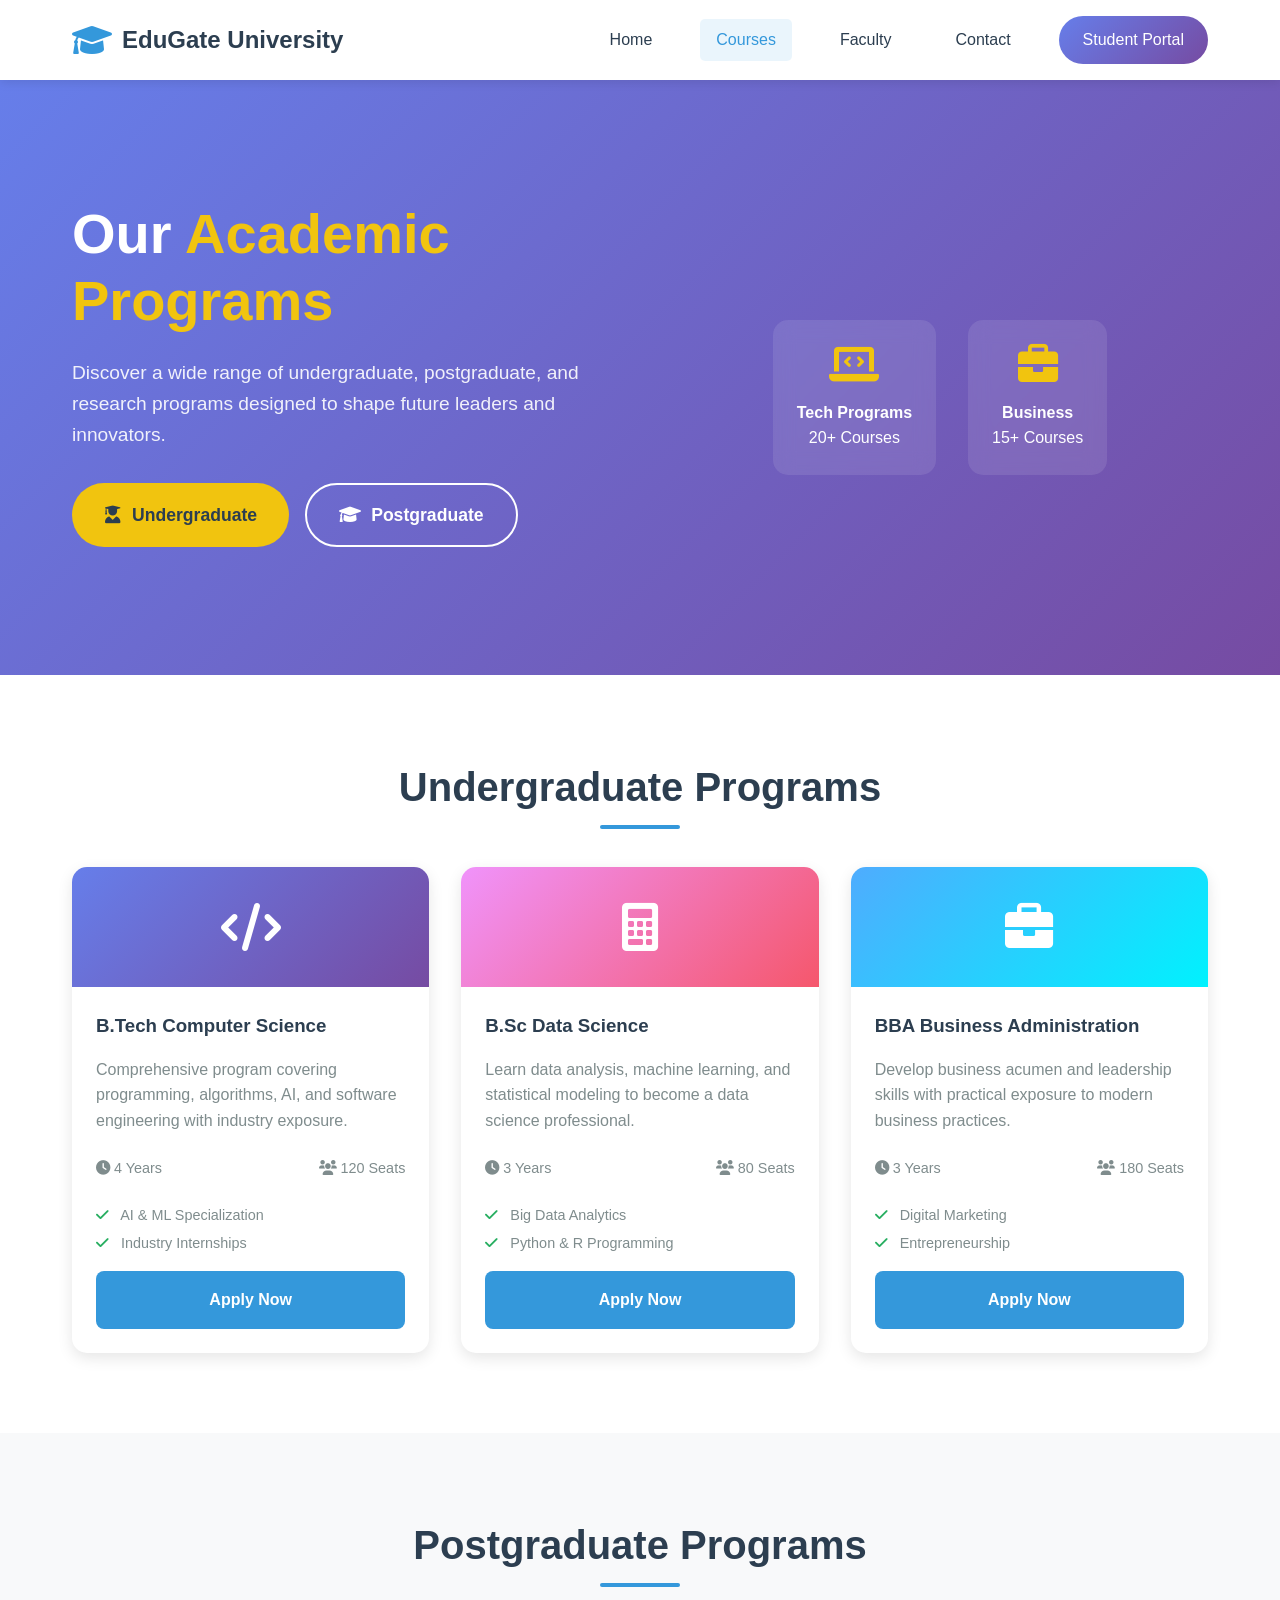
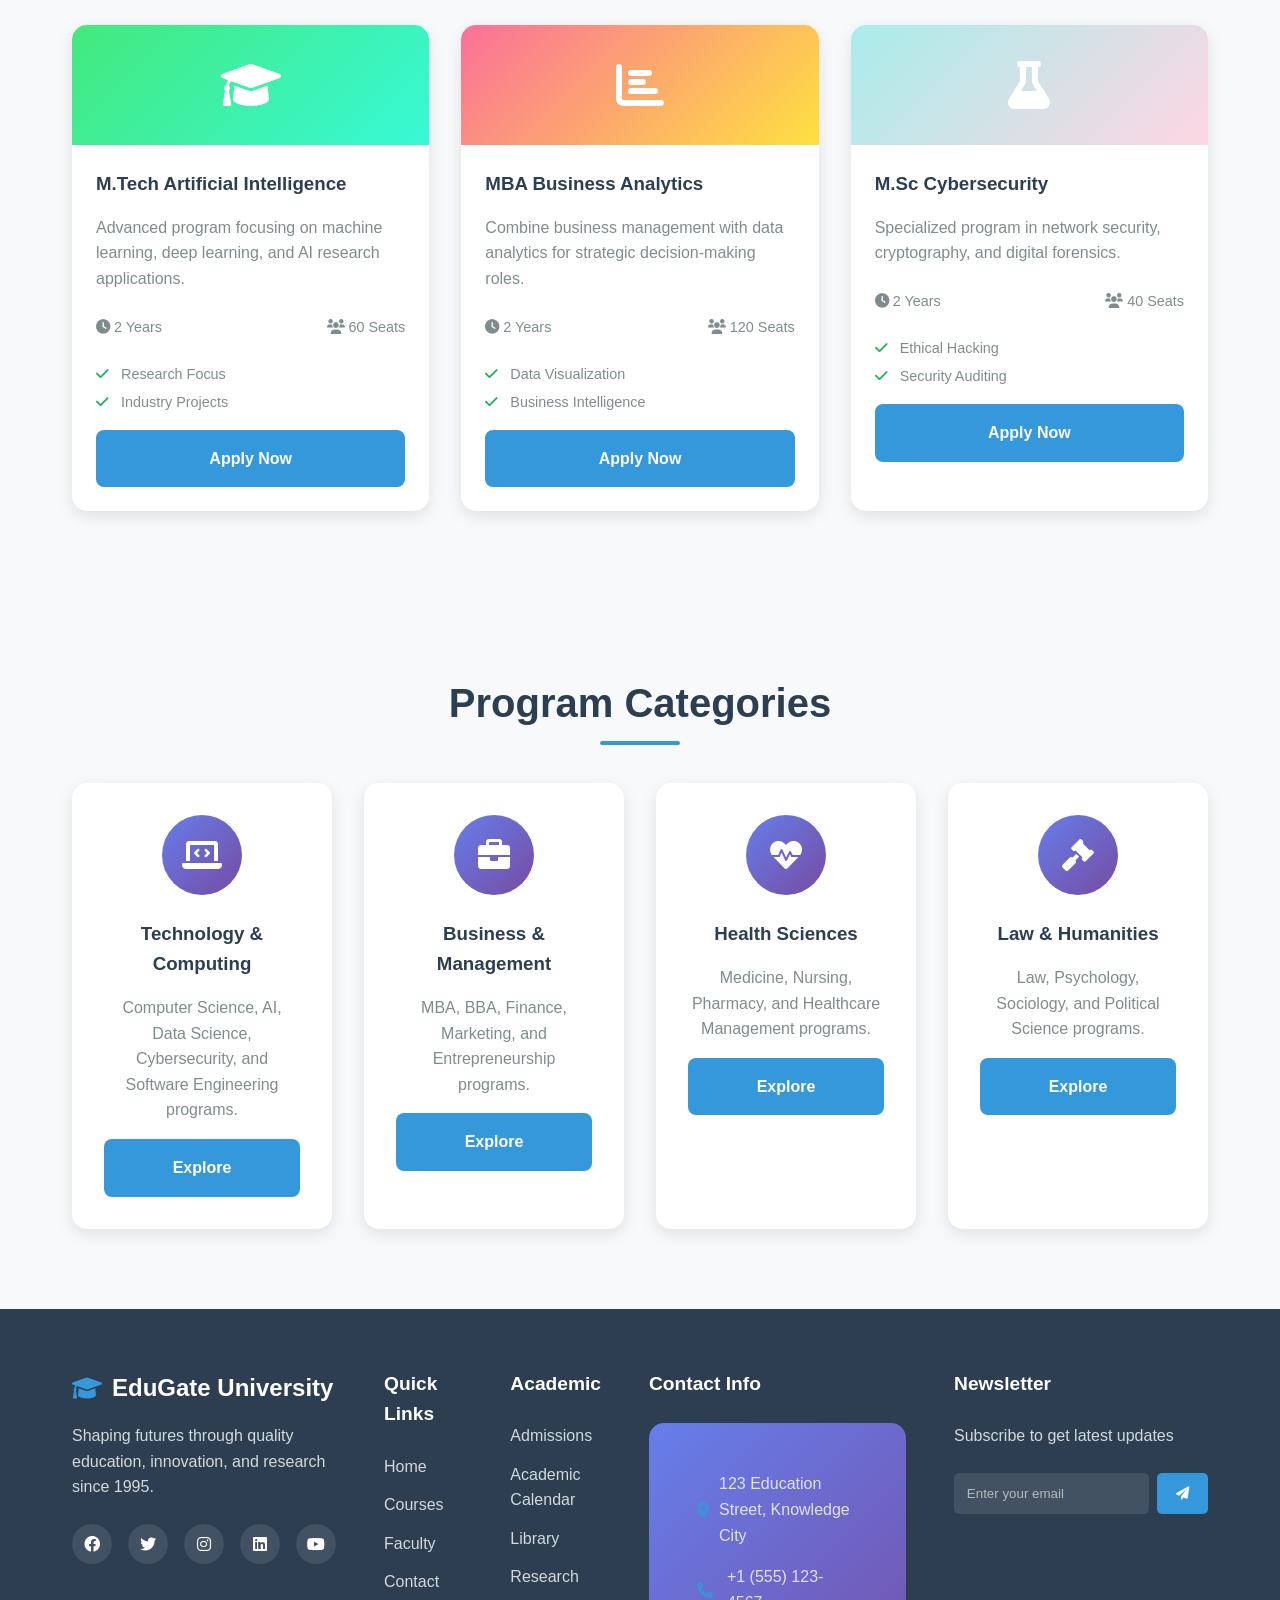
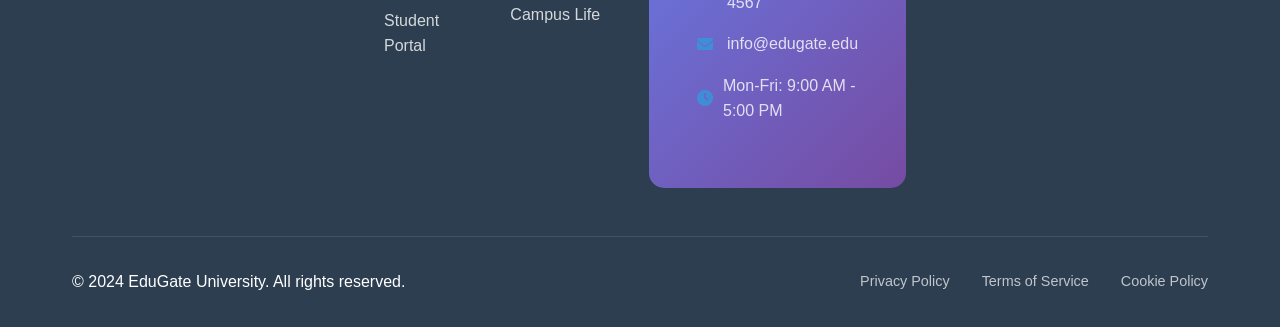
<file: courses.html>
<!DOCTYPE html>
<html lang="en">

<head>
  <meta charset="UTF-8">
  <meta name="viewport" content="width=device-width, initial-scale=1.0">
  <title>Courses - EduGate University</title>
  <link rel="stylesheet" href="style.css">
  <link href="https://cdnjs.cloudflare.com/ajax/libs/font-awesome/6.0.0/css/all.min.css" rel="stylesheet">
</head>

<body>
  <!-- Header -->
  <header class="header">
    <nav class="navbar">
      <div class="nav-container">
        <a href="index.html" class="nav-logo">
          <i class="fas fa-graduation-cap"></i>
          <span>EduGate University</span>
        </a>
        <div class="nav-menu">
          <a href="index.html" class="nav-link">Home</a>
          <a href="courses.html" class="nav-link active">Courses</a>
          <a href="faculty.html" class="nav-link">Faculty</a>
          <a href="contact.html" class="nav-link">Contact</a>
          <a href="dashboard.html" class="nav-link btn-login">Student Portal</a>
        </div>
        <div class="nav-toggle">
          <span></span>
          <span></span>
          <span></span>
        </div>
      </div>
    </nav>
  </header>

  <!-- Courses Content -->
  <main class="main-content">
    <!-- Hero Section -->
    <section class="hero">
      <div class="hero-container">
        <div class="hero-content">
          <h1 class="hero-title">Our <span>Academic Programs</span></h1>
          <p class="hero-description">Discover a wide range of undergraduate, postgraduate, and research programs
            designed to shape future leaders and innovators.</p>
          <div class="hero-buttons">
            <a href="#undergraduate" class="btn btn-primary">
              <i class="fas fa-user-graduate"></i>
              Undergraduate
            </a>
            <a href="#postgraduate" class="btn btn-secondary">
              <i class="fas fa-graduation-cap"></i>
              Postgraduate
            </a>
          </div>
        </div>
        <div class="hero-image">
          <div class="floating-card">
            <i class="fas fa-laptop-code"></i>
            <h4>Tech Programs</h4>
            <p>20+ Courses</p>
          </div>
          <div class="floating-card">
            <i class="fas fa-briefcase"></i>
            <h4>Business</h4>
            <p>15+ Courses</p>
          </div>
        </div>
      </div>
    </section>

    <!-- Undergraduate Courses -->
    <section id="undergraduate" class="courses">
      <div class="container">
        <h2 class="section-title">Undergraduate Programs</h2>
        <div class="courses-grid">
          <div class="course-card">
            <div class="course-image" style="background: linear-gradient(135deg, #667eea 0%, #764ba2 100%);">
              <i class="fas fa-code"></i>
            </div>
            <div class="course-content">
              <h3>B.Tech Computer Science</h3>
              <p>Comprehensive program covering programming, algorithms, AI, and software engineering with industry
                exposure.</p>
              <div class="course-meta">
                <span><i class="fas fa-clock"></i> 4 Years</span>
                <span><i class="fas fa-users"></i> 120 Seats</span>
              </div>
              <div class="course-features">
                <span><i class="fas fa-check"></i> AI & ML Specialization</span>
                <span><i class="fas fa-check"></i> Industry Internships</span>
              </div>
              <a href="#" class="btn-course">Apply Now</a>
            </div>
          </div>

          <div class="course-card">
            <div class="course-image" style="background: linear-gradient(135deg, #f093fb 0%, #f5576c 100%);">
              <i class="fas fa-calculator"></i>
            </div>
            <div class="course-content">
              <h3>B.Sc Data Science</h3>
              <p>Learn data analysis, machine learning, and statistical modeling to become a data science professional.
              </p>
              <div class="course-meta">
                <span><i class="fas fa-clock"></i> 3 Years</span>
                <span><i class="fas fa-users"></i> 80 Seats</span>
              </div>
              <div class="course-features">
                <span><i class="fas fa-check"></i> Big Data Analytics</span>
                <span><i class="fas fa-check"></i> Python & R Programming</span>
              </div>
              <a href="#" class="btn-course">Apply Now</a>
            </div>
          </div>

          <div class="course-card">
            <div class="course-image" style="background: linear-gradient(135deg, #4facfe 0%, #00f2fe 100%);">
              <i class="fas fa-briefcase"></i>
            </div>
            <div class="course-content">
              <h3>BBA Business Administration</h3>
              <p>Develop business acumen and leadership skills with practical exposure to modern business practices.</p>
              <div class="course-meta">
                <span><i class="fas fa-clock"></i> 3 Years</span>
                <span><i class="fas fa-users"></i> 180 Seats</span>
              </div>
              <div class="course-features">
                <span><i class="fas fa-check"></i> Digital Marketing</span>
                <span><i class="fas fa-check"></i> Entrepreneurship</span>
              </div>
              <a href="#" class="btn-course">Apply Now</a>
            </div>
          </div>
        </div>
      </div>
    </section>

    <!-- Postgraduate Courses -->
    <section id="postgraduate" class="courses" style="background: var(--background-alt);">
      <div class="container">
        <h2 class="section-title">Postgraduate Programs</h2>
        <div class="courses-grid">
          <div class="course-card">
            <div class="course-image" style="background: linear-gradient(135deg, #43e97b 0%, #38f9d7 100%);">
              <i class="fas fa-graduation-cap"></i>
            </div>
            <div class="course-content">
              <h3>M.Tech Artificial Intelligence</h3>
              <p>Advanced program focusing on machine learning, deep learning, and AI research applications.</p>
              <div class="course-meta">
                <span><i class="fas fa-clock"></i> 2 Years</span>
                <span><i class="fas fa-users"></i> 60 Seats</span>
              </div>
              <div class="course-features">
                <span><i class="fas fa-check"></i> Research Focus</span>
                <span><i class="fas fa-check"></i> Industry Projects</span>
              </div>
              <a href="#" class="btn-course">Apply Now</a>
            </div>
          </div>

          <div class="course-card">
            <div class="course-image" style="background: linear-gradient(135deg, #fa709a 0%, #fee140 100%);">
              <i class="fas fa-chart-bar"></i>
            </div>
            <div class="course-content">
              <h3>MBA Business Analytics</h3>
              <p>Combine business management with data analytics for strategic decision-making roles.</p>
              <div class="course-meta">
                <span><i class="fas fa-clock"></i> 2 Years</span>
                <span><i class="fas fa-users"></i> 120 Seats</span>
              </div>
              <div class="course-features">
                <span><i class="fas fa-check"></i> Data Visualization</span>
                <span><i class="fas fa-check"></i> Business Intelligence</span>
              </div>
              <a href="#" class="btn-course">Apply Now</a>
            </div>
          </div>

          <div class="course-card">
            <div class="course-image" style="background: linear-gradient(135deg, #a8edea 0%, #fed6e3 100%);">
              <i class="fas fa-flask"></i>
            </div>
            <div class="course-content">
              <h3>M.Sc Cybersecurity</h3>
              <p>Specialized program in network security, cryptography, and digital forensics.</p>
              <div class="course-meta">
                <span><i class="fas fa-clock"></i> 2 Years</span>
                <span><i class="fas fa-users"></i> 40 Seats</span>
              </div>
              <div class="course-features">
                <span><i class="fas fa-check"></i> Ethical Hacking</span>
                <span><i class="fas fa-check"></i> Security Auditing</span>
              </div>
              <a href="#" class="btn-course">Apply Now</a>
            </div>
          </div>
        </div>
      </div>
    </section>

    <!-- Course Categories -->
    <section class="features">
      <div class="container">
        <h2 class="section-title">Program Categories</h2>
        <div class="features-grid">
          <div class="feature-card">
            <div class="feature-icon">
              <i class="fas fa-laptop-code"></i>
            </div>
            <h3>Technology & Computing</h3>
            <p>Computer Science, AI, Data Science, Cybersecurity, and Software Engineering programs.</p>
            <a href="#" class="btn-course mt-1">Explore</a>
          </div>
          <div class="feature-card">
            <div class="feature-icon">
              <i class="fas fa-briefcase"></i>
            </div>
            <h3>Business & Management</h3>
            <p>MBA, BBA, Finance, Marketing, and Entrepreneurship programs.</p>
            <a href="#" class="btn-course mt-1">Explore</a>
          </div>
          <div class="feature-card">
            <div class="feature-icon">
              <i class="fas fa-heartbeat"></i>
            </div>
            <h3>Health Sciences</h3>
            <p>Medicine, Nursing, Pharmacy, and Healthcare Management programs.</p>
            <a href="#" class="btn-course mt-1">Explore</a>
          </div>
          <div class="feature-card">
            <div class="feature-icon">
              <i class="fas fa-gavel"></i>
            </div>
            <h3>Law & Humanities</h3>
            <p>Law, Psychology, Sociology, and Political Science programs.</p>
            <a href="#" class="btn-course mt-1">Explore</a>
          </div>
        </div>
      </div>
    </section>
  </main>

  <!-- Footer -->
  <footer class="footer">
    <div class="container">
      <div class="footer-content">
        <div class="footer-section">
          <div class="footer-logo">
            <i class="fas fa-graduation-cap"></i>
            <span>EduGate University</span>
          </div>
          <p>Shaping futures through quality education, innovation, and research since 1995.</p>
          <div class="social-links">
            <a href="#"><i class="fab fa-facebook"></i></a>
            <a href="#"><i class="fab fa-twitter"></i></a>
            <a href="#"><i class="fab fa-instagram"></i></a>
            <a href="#"><i class="fab fa-linkedin"></i></a>
            <a href="#"><i class="fab fa-youtube"></i></a>
          </div>
        </div>

        <div class="footer-section">
          <h3>Quick Links</h3>
          <ul>
            <li><a href="index.html">Home</a></li>
            <li><a href="courses.html">Courses</a></li>
            <li><a href="faculty.html">Faculty</a></li>
            <li><a href="contact.html">Contact</a></li>
            <li><a href="dashboard.html">Student Portal</a></li>
          </ul>
        </div>

        <div class="footer-section">
          <h3>Academic</h3>
          <ul>
            <li><a href="#">Admissions</a></li>
            <li><a href="#">Academic Calendar</a></li>
            <li><a href="#">Library</a></li>
            <li><a href="#">Research</a></li>
            <li><a href="#">Campus Life</a></li>
          </ul>
        </div>

        <div class="footer-section">
          <h3>Contact Info</h3>
          <div class="contact-info">
            <p><i class="fas fa-map-marker-alt"></i> 123 Education Street, Knowledge City</p>
            <p><i class="fas fa-phone"></i> +1 (555) 123-4567</p>
            <p><i class="fas fa-envelope"></i> info@edugate.edu</p>
            <p><i class="fas fa-clock"></i> Mon-Fri: 9:00 AM - 5:00 PM</p>
          </div>
        </div>

        <div class="footer-section">
          <h3>Newsletter</h3>
          <p>Subscribe to get latest updates</p>
          <div class="newsletter">
            <input type="email" placeholder="Enter your email">
            <button class="btn-subscribe">
              <i class="fas fa-paper-plane"></i>
            </button>
          </div>
        </div>
      </div>

      <div class="footer-bottom">
        <div class="footer-bottom-content">
          <p>&copy; 2024 EduGate University. All rights reserved.</p>
          <div class="footer-links">
            <a href="#">Privacy Policy</a>
            <a href="#">Terms of Service</a>
            <a href="#">Cookie Policy</a>
          </div>
        </div>
      </div>
    </div>
  </footer>

  <script src="script.js"></script>
</body>

</html>
</file>
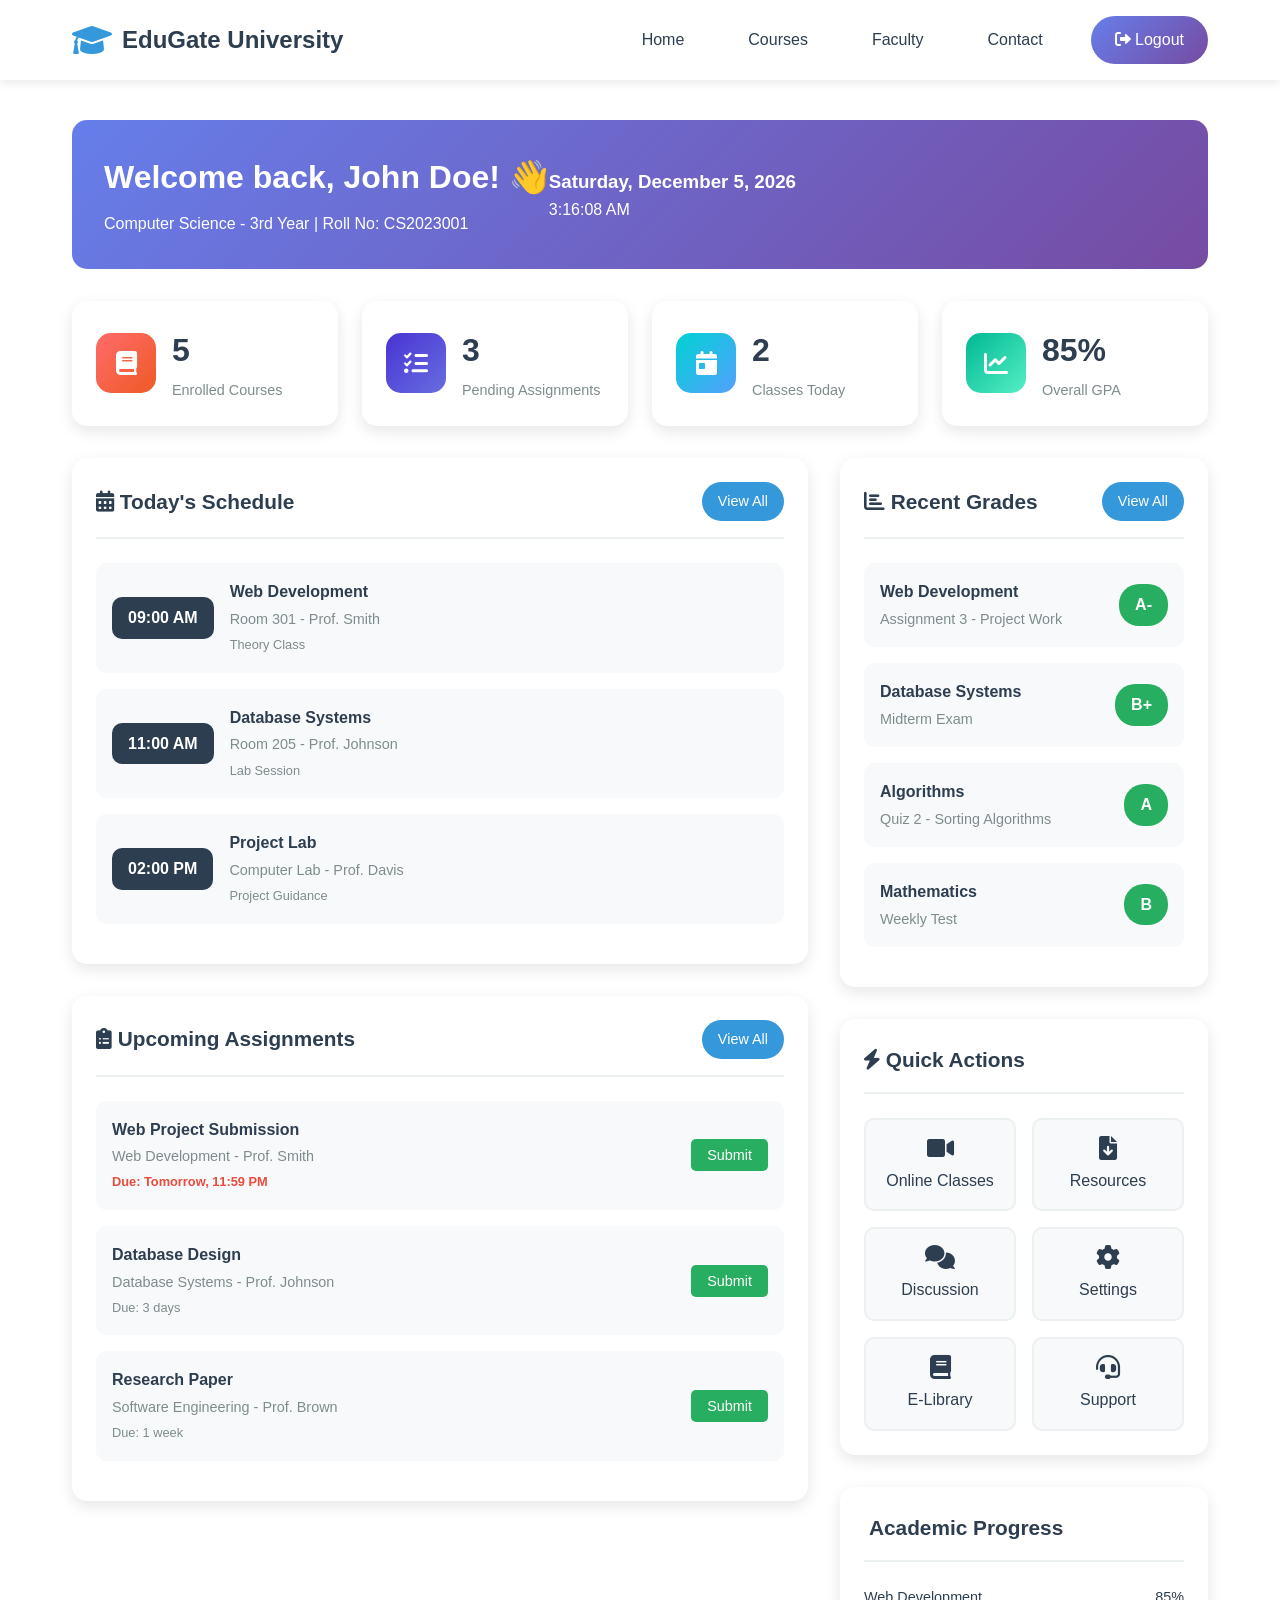
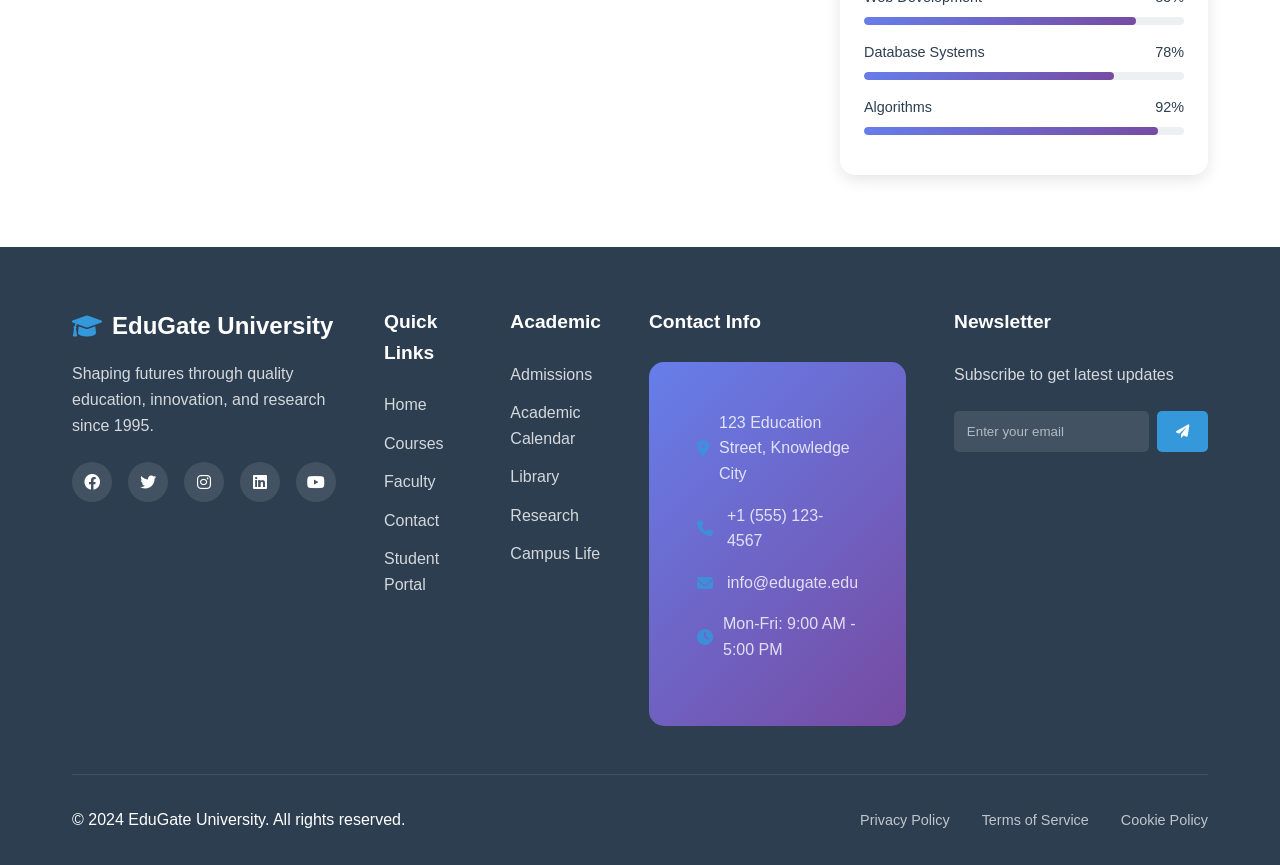
<file: dashboard.html>
<!DOCTYPE html>
<html lang="en">

<head>
  <meta charset="UTF-8">
  <meta name="viewport" content="width=device-width, initial-scale=1.0">
  <title>Student Dashboard - EduGate University</title>
  <link rel="stylesheet" href="style.css">
  <link href="https://cdnjs.cloudflare.com/ajax/libs/font-awesome/6.0.0/css/all.min.css" rel="stylesheet">
</head>

<body>
  <!-- Header -->
  <header class="header">
    <nav class="navbar">
      <div class="nav-container">
        <a href="index.html" class="nav-logo">
          <i class="fas fa-graduation-cap"></i>
          <span>EduGate University</span>
        </a>
        <div class="nav-menu">
          <a href="index.html" class="nav-link">Home</a>
          <a href="courses.html" class="nav-link">Courses</a>
          <a href="faculty.html" class="nav-link">Faculty</a>
          <a href="contact.html" class="nav-link">Contact</a>
          <a href="index.html" class="nav-link btn-login">
            <i class="fas fa-sign-out-alt"></i>
            Logout
          </a>
        </div>
        <div class="nav-toggle">
          <span></span>
          <span></span>
          <span></span>
        </div>
      </div>
    </nav>
  </header>

  <!-- Dashboard Content -->
  <main class="main-content">
    <div class="container">
      <div class="dashboard">
        <!-- Welcome Banner -->
        <div class="welcome-banner">
          <div class="welcome-text">
            <h1>Welcome back, John Doe! 👋</h1>
            <p>Computer Science - 3rd Year | Roll No: CS2023001</p>
          </div>
          <div class="current-date">
            <h3 id="currentDate">Loading...</h3>
            <p id="currentTime"></p>
          </div>
        </div>

        <!-- Stats Overview -->
        <div class="stats-grid">
          <div class="stat-card">
            <div class="stat-icon">
              <i class="fas fa-book"></i>
            </div>
            <div class="stat-info">
              <h3>5</h3>
              <p>Enrolled Courses</p>
            </div>
          </div>
          <div class="stat-card">
            <div class="stat-icon">
              <i class="fas fa-tasks"></i>
            </div>
            <div class="stat-info">
              <h3>3</h3>
              <p>Pending Assignments</p>
            </div>
          </div>
          <div class="stat-card">
            <div class="stat-icon">
              <i class="fas fa-calendar-day"></i>
            </div>
            <div class="stat-info">
              <h3>2</h3>
              <p>Classes Today</p>
            </div>
          </div>
          <div class="stat-card">
            <div class="stat-icon">
              <i class="fas fa-chart-line"></i>
            </div>
            <div class="stat-info">
              <h3>85%</h3>
              <p>Overall GPA</p>
            </div>
          </div>
        </div>

        <!-- Main Dashboard Grid -->
        <div class="dashboard-grid">
          <!-- Left Column -->
          <div class="left-column">
            <!-- Today's Schedule -->
            <div class="dashboard-card">
              <div class="card-header">
                <h2><i class="fas fa-calendar-alt"></i> Today's Schedule</h2>
                <a href="#" class="btn-view-all">View All</a>
              </div>
              <div class="schedule-list">
                <div class="schedule-item">
                  <div class="schedule-time">09:00 AM</div>
                  <div class="schedule-details">
                    <h4>Web Development</h4>
                    <p>Room 301 - Prof. Smith</p>
                    <span class="due-date">Theory Class</span>
                  </div>
                </div>
                <div class="schedule-item">
                  <div class="schedule-time">11:00 AM</div>
                  <div class="schedule-details">
                    <h4>Database Systems</h4>
                    <p>Room 205 - Prof. Johnson</p>
                    <span class="due-date">Lab Session</span>
                  </div>
                </div>
                <div class="schedule-item">
                  <div class="schedule-time">02:00 PM</div>
                  <div class="schedule-details">
                    <h4>Project Lab</h4>
                    <p>Computer Lab - Prof. Davis</p>
                    <span class="due-date">Project Guidance</span>
                  </div>
                </div>
              </div>
            </div>

            <!-- Upcoming Assignments -->
            <div class="dashboard-card">
              <div class="card-header">
                <h2><i class="fas fa-clipboard-list"></i> Upcoming Assignments</h2>
                <a href="#" class="btn-view-all">View All</a>
              </div>
              <div class="assignments-list">
                <div class="assignment-item urgent">
                  <div class="assignment-info">
                    <h4>Web Project Submission</h4>
                    <p>Web Development - Prof. Smith</p>
                    <span class="due-date">Due: Tomorrow, 11:59 PM</span>
                  </div>
                  <button class="btn-submit">Submit</button>
                </div>
                <div class="assignment-item">
                  <div class="assignment-info">
                    <h4>Database Design</h4>
                    <p>Database Systems - Prof. Johnson</p>
                    <span class="due-date">Due: 3 days</span>
                  </div>
                  <button class="btn-submit">Submit</button>
                </div>
                <div class="assignment-item">
                  <div class="assignment-info">
                    <h4>Research Paper</h4>
                    <p>Software Engineering - Prof. Brown</p>
                    <span class="due-date">Due: 1 week</span>
                  </div>
                  <button class="btn-submit">Submit</button>
                </div>
              </div>
            </div>
          </div>

          <!-- Right Column -->
          <div class="right-column">
            <!-- Recent Grades -->
            <div class="dashboard-card">
              <div class="card-header">
                <h2><i class="fas fa-chart-bar"></i> Recent Grades</h2>
                <a href="#" class="btn-view-all">View All</a>
              </div>
              <div class="grades-list">
                <div class="grade-item">
                  <div class="course-name">
                    <h4>Web Development</h4>
                    <p>Assignment 3 - Project Work</p>
                  </div>
                  <div class="grade-score">A-</div>
                </div>
                <div class="grade-item">
                  <div class="course-name">
                    <h4>Database Systems</h4>
                    <p>Midterm Exam</p>
                  </div>
                  <div class="grade-score">B+</div>
                </div>
                <div class="grade-item">
                  <div class="course-name">
                    <h4>Algorithms</h4>
                    <p>Quiz 2 - Sorting Algorithms</p>
                  </div>
                  <div class="grade-score">A</div>
                </div>
                <div class="grade-item">
                  <div class="course-name">
                    <h4>Mathematics</h4>
                    <p>Weekly Test</p>
                  </div>
                  <div class="grade-score">B</div>
                </div>
              </div>
            </div>

            <!-- Quick Actions -->
            <div class="dashboard-card">
              <div class="card-header">
                <h2><i class="fas fa-bolt"></i> Quick Actions</h2>
              </div>
              <div class="quick-links">
                <a href="courses.html" class="quick-link-btn">
                  <i class="fas fa-video"></i>
                  <span>Online Classes</span>
                </a>
                <a href="#" class="quick-link-btn">
                  <i class="fas fa-file-download"></i>
                  <span>Resources</span>
                </a>
                <a href="#" class="quick-link-btn">
                  <i class="fas fa-comments"></i>
                  <span>Discussion</span>
                </a>
                <a href="#" class="quick-link-btn">
                  <i class="fas fa-cog"></i>
                  <span>Settings</span>
                </a>
                <a href="#" class="quick-link-btn">
                  <i class="fas fa-book"></i>
                  <span>E-Library</span>
                </a>
                <a href="contact.html" class="quick-link-btn">
                  <i class="fas fa-headset"></i>
                  <span>Support</span>
                </a>
              </div>
            </div>

            <!-- Academic Progress -->
            <div class="dashboard-card">
              <div class="card-header">
                <h2><i class="fas fa-trending-up"></i> Academic Progress</h2>
              </div>
              <div class="progress-section">
                <div class="progress-item">
                  <div class="progress-info">
                    <span>Web Development</span>
                    <span>85%</span>
                  </div>
                  <div class="progress-bar">
                    <div class="progress-fill" style="width: 85%"></div>
                  </div>
                </div>
                <div class="progress-item">
                  <div class="progress-info">
                    <span>Database Systems</span>
                    <span>78%</span>
                  </div>
                  <div class="progress-bar">
                    <div class="progress-fill" style="width: 78%"></div>
                  </div>
                </div>
                <div class="progress-item">
                  <div class="progress-info">
                    <span>Algorithms</span>
                    <span>92%</span>
                  </div>
                  <div class="progress-bar">
                    <div class="progress-fill" style="width: 92%"></div>
                  </div>
                </div>
              </div>
            </div>
          </div>
        </div>
      </div>
    </div>
  </main>

  <!-- Footer -->
  <footer class="footer">
    <div class="container">
      <div class="footer-content">
        <div class="footer-section">
          <div class="footer-logo">
            <i class="fas fa-graduation-cap"></i>
            <span>EduGate University</span>
          </div>
          <p>Shaping futures through quality education, innovation, and research since 1995.</p>
          <div class="social-links">
            <a href="#"><i class="fab fa-facebook"></i></a>
            <a href="#"><i class="fab fa-twitter"></i></a>
            <a href="#"><i class="fab fa-instagram"></i></a>
            <a href="#"><i class="fab fa-linkedin"></i></a>
            <a href="#"><i class="fab fa-youtube"></i></a>
          </div>
        </div>

        <div class="footer-section">
          <h3>Quick Links</h3>
          <ul>
            <li><a href="index.html">Home</a></li>
            <li><a href="courses.html">Courses</a></li>
            <li><a href="faculty.html">Faculty</a></li>
            <li><a href="contact.html">Contact</a></li>
            <li><a href="dashboard.html">Student Portal</a></li>
          </ul>
        </div>

        <div class="footer-section">
          <h3>Academic</h3>
          <ul>
            <li><a href="#">Admissions</a></li>
            <li><a href="#">Academic Calendar</a></li>
            <li><a href="#">Library</a></li>
            <li><a href="#">Research</a></li>
            <li><a href="#">Campus Life</a></li>
          </ul>
        </div>

        <div class="footer-section">
          <h3>Contact Info</h3>
          <div class="contact-info">
            <p><i class="fas fa-map-marker-alt"></i> 123 Education Street, Knowledge City</p>
            <p><i class="fas fa-phone"></i> +1 (555) 123-4567</p>
            <p><i class="fas fa-envelope"></i> info@edugate.edu</p>
            <p><i class="fas fa-clock"></i> Mon-Fri: 9:00 AM - 5:00 PM</p>
          </div>
        </div>

        <div class="footer-section">
          <h3>Newsletter</h3>
          <p>Subscribe to get latest updates</p>
          <div class="newsletter">
            <input type="email" placeholder="Enter your email">
            <button class="btn-subscribe">
              <i class="fas fa-paper-plane"></i>
            </button>
          </div>
        </div>
      </div>

      <div class="footer-bottom">
        <div class="footer-bottom-content">
          <p>&copy; 2024 EduGate University. All rights reserved.</p>
          <div class="footer-links">
            <a href="#">Privacy Policy</a>
            <a href="#">Terms of Service</a>
            <a href="#">Cookie Policy</a>
          </div>
        </div>
      </div>
    </div>
  </footer>

  <script src="script.js"></script>
</body>

</html>
</file>
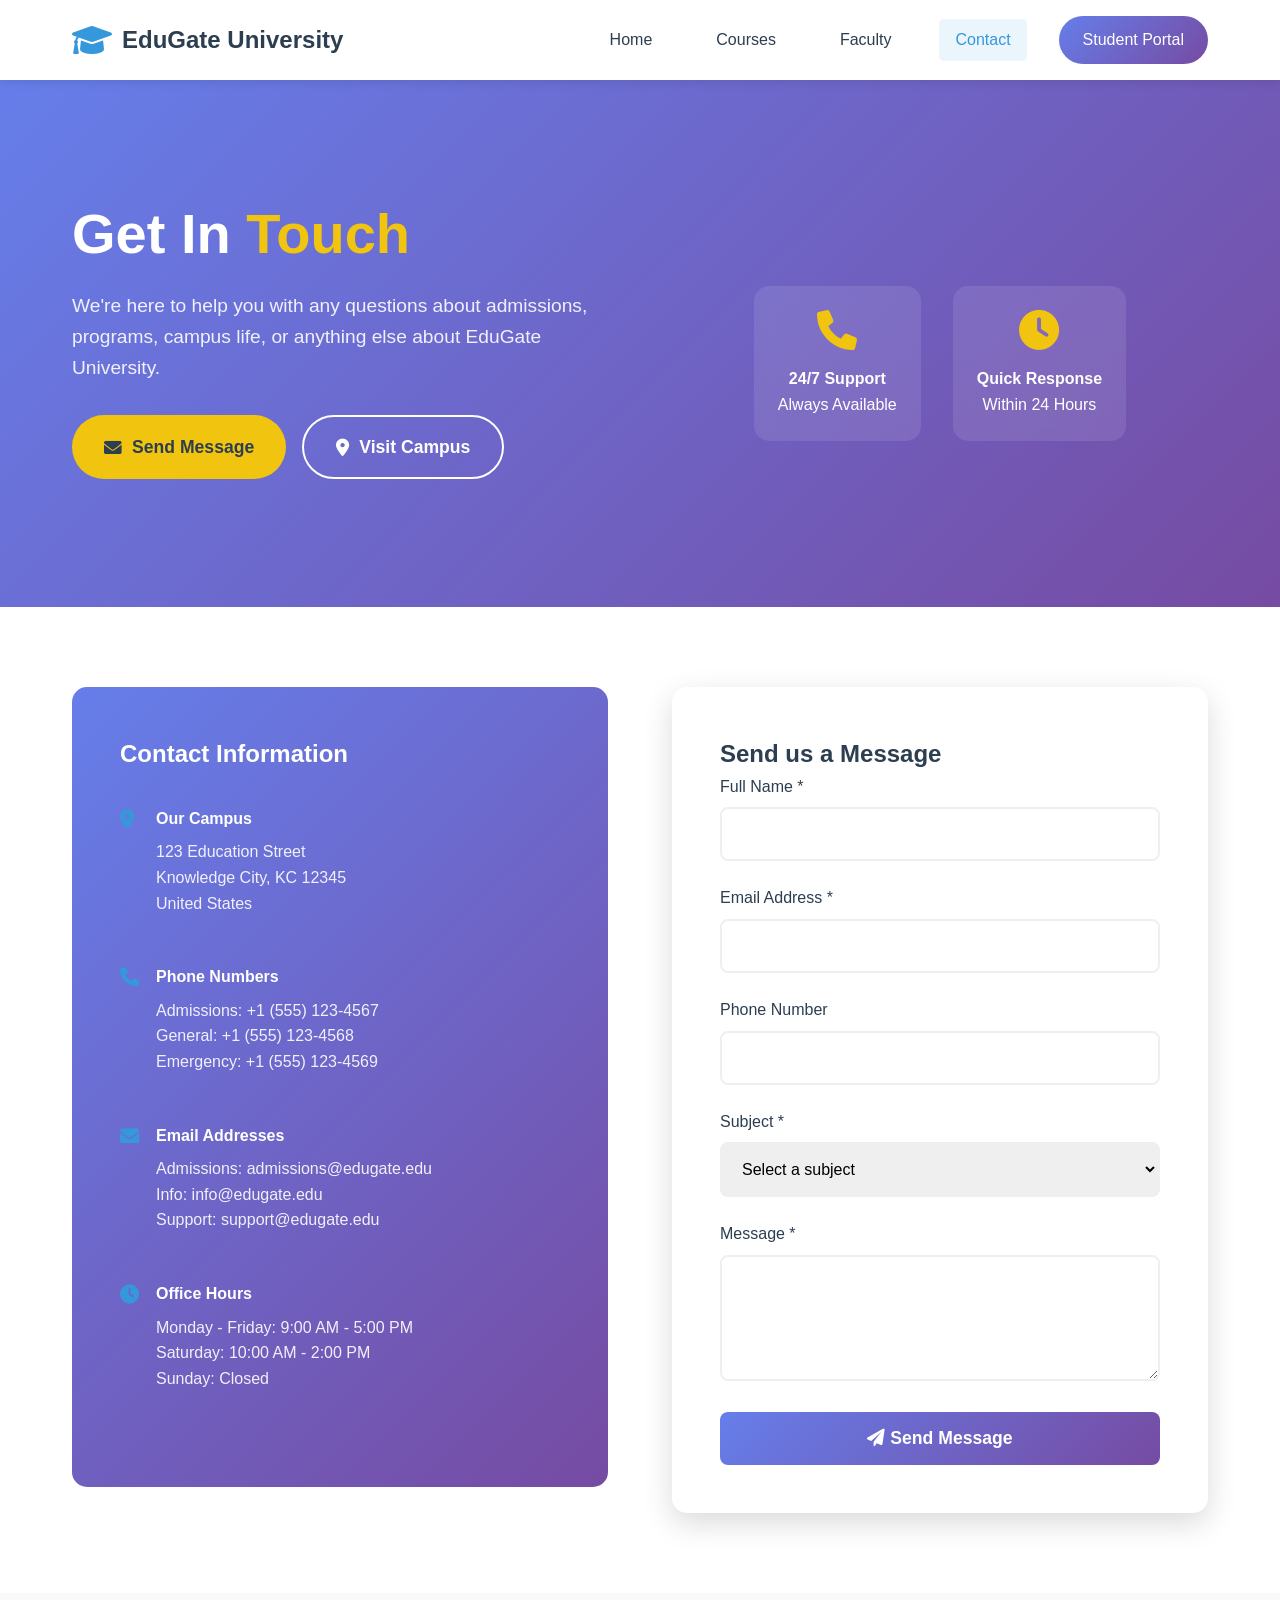
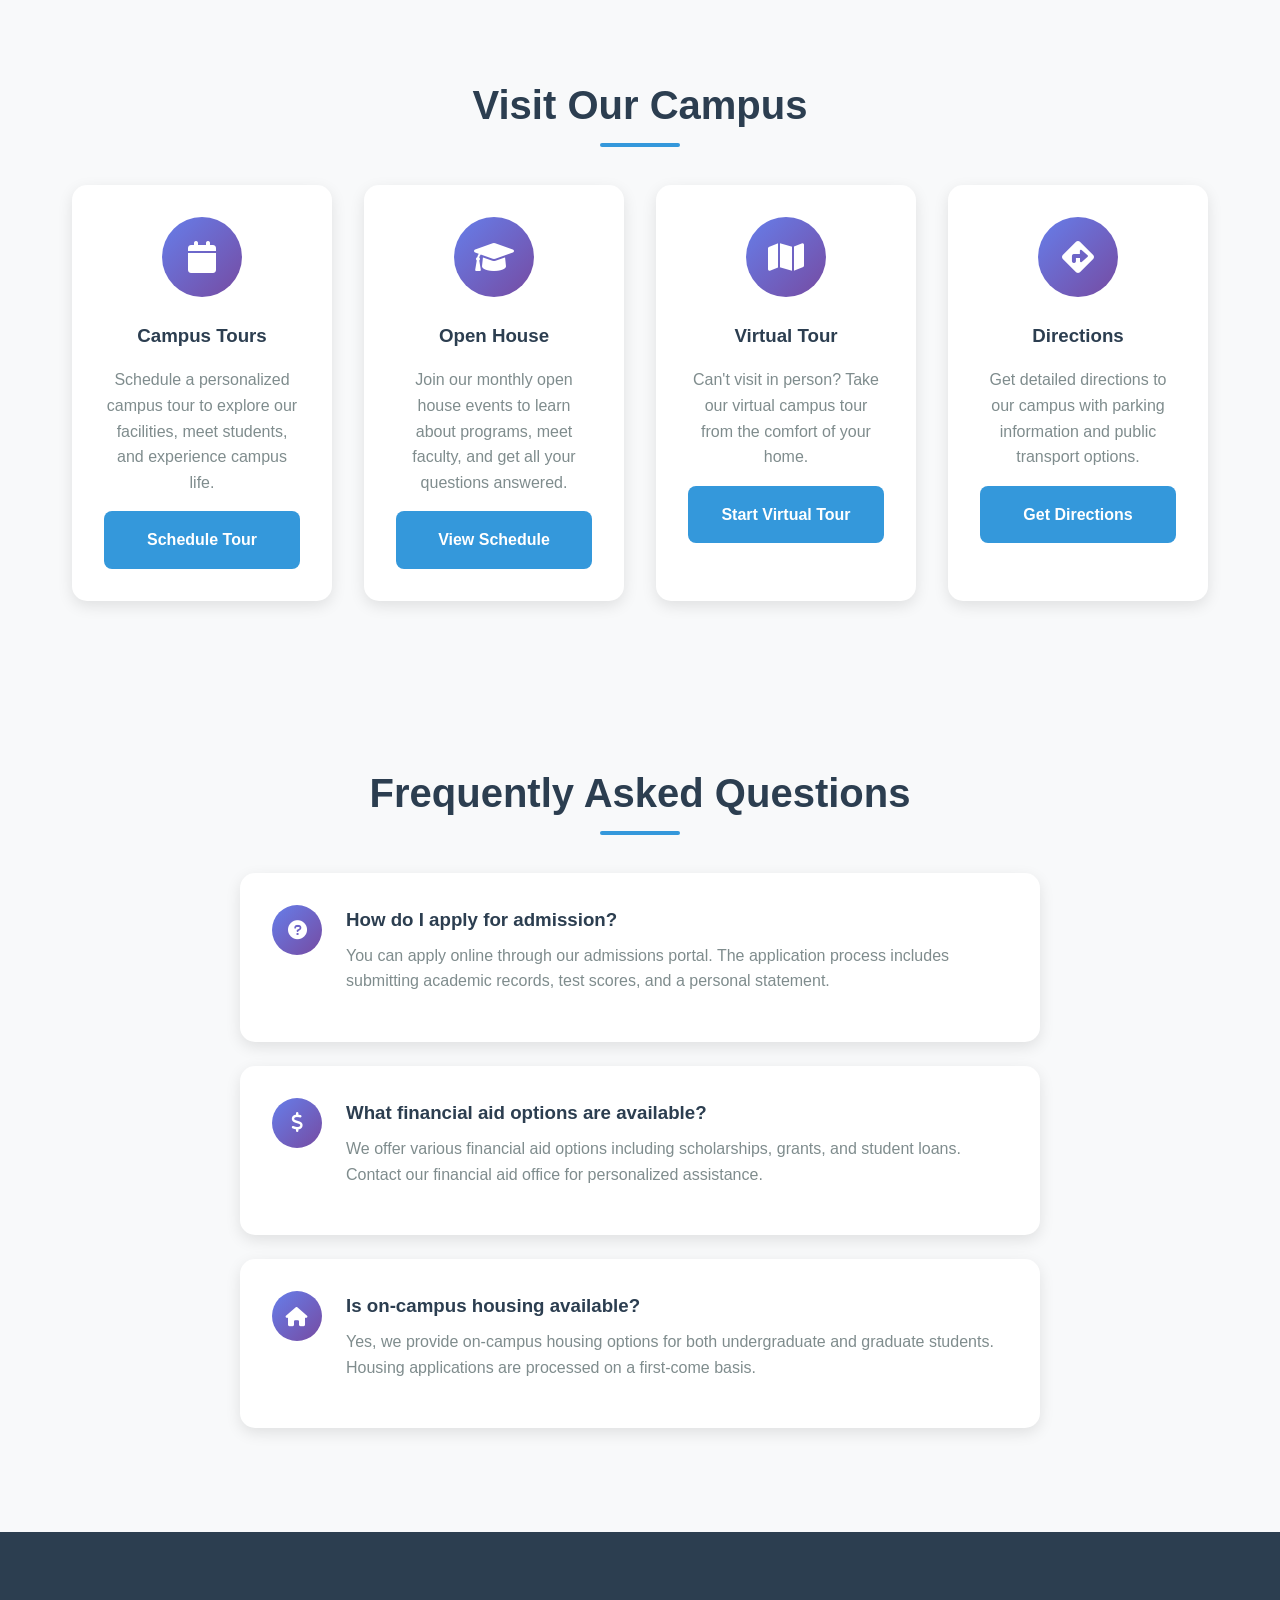
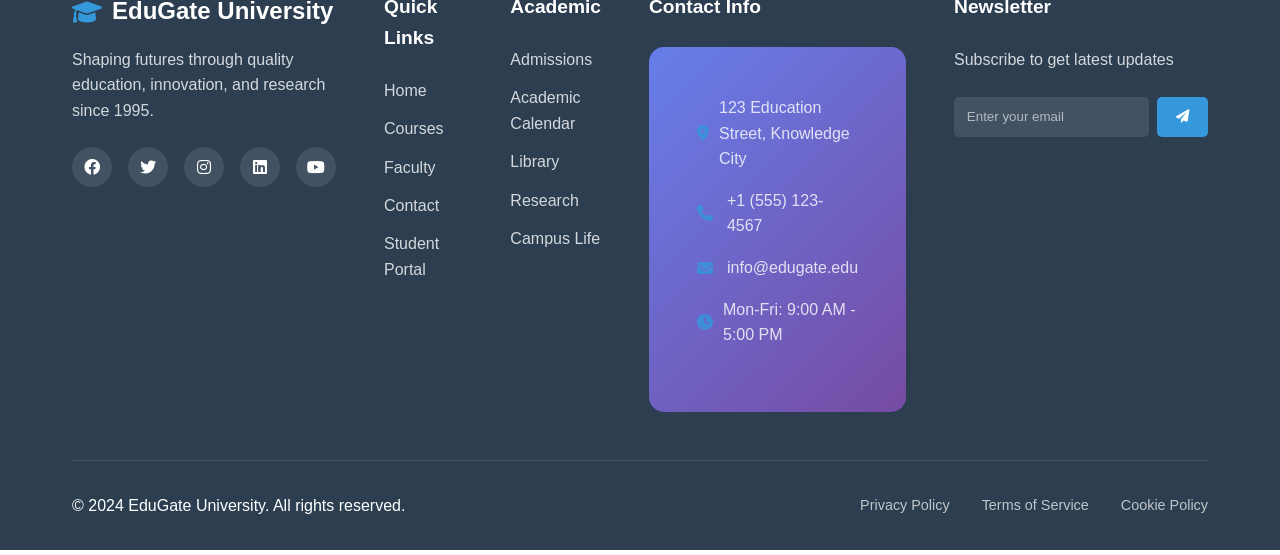
<file: faculty.html>
<!DOCTYPE html>
<html lang="en">

<head>
  <meta charset="UTF-8">
  <meta name="viewport" content="width=device-width, initial-scale=1.0">
  <title>Contact - EduGate University</title>
  <link rel="stylesheet" href="style.css">
  <link href="https://cdnjs.cloudflare.com/ajax/libs/font-awesome/6.0.0/css/all.min.css" rel="stylesheet">
</head>

<body>
  <!-- Header -->
  <header class="header">
    <nav class="navbar">
      <div class="nav-container">
        <a href="index.html" class="nav-logo">
          <i class="fas fa-graduation-cap"></i>
          <span>EduGate University</span>
        </a>
        <div class="nav-menu">
          <a href="index.html" class="nav-link">Home</a>
          <a href="courses.html" class="nav-link">Courses</a>
          <a href="faculty.html" class="nav-link">Faculty</a>
          <a href="contact.html" class="nav-link active">Contact</a>
          <a href="dashboard.html" class="nav-link btn-login">Student Portal</a>
        </div>
        <div class="nav-toggle">
          <span></span>
          <span></span>
          <span></span>
        </div>
      </div>
    </nav>
  </header>

  <!-- Contact Content -->
  <main class="main-content">
    <!-- Hero Section -->
    <section class="hero">
      <div class="hero-container">
        <div class="hero-content">
          <h1 class="hero-title">Get In <span>Touch</span></h1>
          <p class="hero-description">We're here to help you with any questions about admissions, programs, campus life,
            or anything else about EduGate University.</p>
          <div class="hero-buttons">
            <a href="#contact-form" class="btn btn-primary">
              <i class="fas fa-envelope"></i>
              Send Message
            </a>
            <a href="#visit-campus" class="btn btn-secondary">
              <i class="fas fa-map-marker-alt"></i>
              Visit Campus
            </a>
          </div>
        </div>
        <div class="hero-image">
          <div class="floating-card">
            <i class="fas fa-phone"></i>
            <h4>24/7 Support</h4>
            <p>Always Available</p>
          </div>
          <div class="floating-card">
            <i class="fas fa-clock"></i>
            <h4>Quick Response</h4>
            <p>Within 24 Hours</p>
          </div>
        </div>
      </div>
    </section>

    <!-- Contact Section -->
    <section class="contact-section">
      <div class="container">
        <div class="contact-container">
          <!-- Contact Information -->
          <div class="contact-info">
            <h2>Contact Information</h2>
            <div class="info-item">
              <i class="fas fa-map-marker-alt"></i>
              <div class="info-content">
                <h4>Our Campus</h4>
                <p>123 Education Street<br>Knowledge City, KC 12345<br>United States</p>
              </div>
            </div>
            <div class="info-item">
              <i class="fas fa-phone"></i>
              <div class="info-content">
                <h4>Phone Numbers</h4>
                <p>Admissions: +1 (555) 123-4567<br>General: +1 (555) 123-4568<br>Emergency: +1 (555) 123-4569</p>
              </div>
            </div>
            <div class="info-item">
              <i class="fas fa-envelope"></i>
              <div class="info-content">
                <h4>Email Addresses</h4>
                <p>Admissions: admissions@edugate.edu<br>Info: info@edugate.edu<br>Support: support@edugate.edu</p>
              </div>
            </div>
            <div class="info-item">
              <i class="fas fa-clock"></i>
              <div class="info-content">
                <h4>Office Hours</h4>
                <p>Monday - Friday: 9:00 AM - 5:00 PM<br>Saturday: 10:00 AM - 2:00 PM<br>Sunday: Closed</p>
              </div>
            </div>
          </div>

          <!-- Contact Form -->
          <div class="contact-form" id="contact-form">
            <h2>Send us a Message</h2>
            <form id="contactForm">
              <div class="form-group">
                <label for="name">Full Name *</label>
                <input type="text" id="name" name="name" class="form-control" required>
              </div>
              <div class="form-group">
                <label for="email">Email Address *</label>
                <input type="email" id="email" name="email" class="form-control" required>
              </div>
              <div class="form-group">
                <label for="phone">Phone Number</label>
                <input type="tel" id="phone" name="phone" class="form-control">
              </div>
              <div class="form-group">
                <label for="subject">Subject *</label>
                <select id="subject" name="subject" class="form-control" required>
                  <option value="">Select a subject</option>
                  <option value="admissions">Admissions Inquiry</option>
                  <option value="courses">Course Information</option>
                  <option value="faculty">Faculty Contact</option>
                  <option value="support">Technical Support</option>
                  <option value="other">Other</option>
                </select>
              </div>
              <div class="form-group">
                <label for="message">Message *</label>
                <textarea id="message" name="message" class="form-control" rows="5" required></textarea>
              </div>
              <button type="submit" class="btn-send">
                <i class="fas fa-paper-plane"></i>
                Send Message
              </button>
            </form>
          </div>
        </div>
      </div>
    </section>

    <!-- Campus Visit Section -->
    <section id="visit-campus" class="features" style="background: var(--background-alt);">
      <div class="container">
        <h2 class="section-title">Visit Our Campus</h2>
        <div class="features-grid">
          <div class="feature-card">
            <div class="feature-icon">
              <i class="fas fa-calendar"></i>
            </div>
            <h3>Campus Tours</h3>
            <p>Schedule a personalized campus tour to explore our facilities, meet students, and experience campus life.
            </p>
            <a href="#" class="btn-course mt-1">Schedule Tour</a>
          </div>
          <div class="feature-card">
            <div class="feature-icon">
              <i class="fas fa-graduation-cap"></i>
            </div>
            <h3>Open House</h3>
            <p>Join our monthly open house events to learn about programs, meet faculty, and get all your questions
              answered.</p>
            <a href="#" class="btn-course mt-1">View Schedule</a>
          </div>
          <div class="feature-card">
            <div class="feature-icon">
              <i class="fas fa-map"></i>
            </div>
            <h3>Virtual Tour</h3>
            <p>Can't visit in person? Take our virtual campus tour from the comfort of your home.</p>
            <a href="#" class="btn-course mt-1">Start Virtual Tour</a>
          </div>
          <div class="feature-card">
            <div class="feature-icon">
              <i class="fas fa-directions"></i>
            </div>
            <h3>Directions</h3>
            <p>Get detailed directions to our campus with parking information and public transport options.</p>
            <a href="#" class="btn-course mt-1">Get Directions</a>
          </div>
        </div>
      </div>
    </section>

    <!-- FAQ Section -->
    <section class="announcements">
      <div class="container">
        <h2 class="section-title">Frequently Asked Questions</h2>
        <div class="announcement-container">
          <div class="announcement-card">
            <div class="announcement-icon">
              <i class="fas fa-question-circle"></i>
            </div>
            <div class="announcement-content">
              <h3>How do I apply for admission?</h3>
              <p>You can apply online through our admissions portal. The application process includes submitting
                academic records, test scores, and a personal statement.</p>
            </div>
          </div>
          <div class="announcement-card">
            <div class="announcement-icon">
              <i class="fas fa-dollar-sign"></i>
            </div>
            <div class="announcement-content">
              <h3>What financial aid options are available?</h3>
              <p>We offer various financial aid options including scholarships, grants, and student loans. Contact our
                financial aid office for personalized assistance.</p>
            </div>
          </div>
          <div class="announcement-card">
            <div class="announcement-icon">
              <i class="fas fa-home"></i>
            </div>
            <div class="announcement-content">
              <h3>Is on-campus housing available?</h3>
              <p>Yes, we provide on-campus housing options for both undergraduate and graduate students. Housing
                applications are processed on a first-come basis.</p>
            </div>
          </div>
        </div>
      </div>
    </section>
  </main>

  <!-- Footer -->
  <footer class="footer">
    <div class="container">
      <div class="footer-content">
        <div class="footer-section">
          <div class="footer-logo">
            <i class="fas fa-graduation-cap"></i>
            <span>EduGate University</span>
          </div>
          <p>Shaping futures through quality education, innovation, and research since 1995.</p>
          <div class="social-links">
            <a href="#"><i class="fab fa-facebook"></i></a>
            <a href="#"><i class="fab fa-twitter"></i></a>
            <a href="#"><i class="fab fa-instagram"></i></a>
            <a href="#"><i class="fab fa-linkedin"></i></a>
            <a href="#"><i class="fab fa-youtube"></i></a>
          </div>
        </div>

        <div class="footer-section">
          <h3>Quick Links</h3>
          <ul>
            <li><a href="index.html">Home</a></li>
            <li><a href="courses.html">Courses</a></li>
            <li><a href="faculty.html">Faculty</a></li>
            <li><a href="contact.html">Contact</a></li>
            <li><a href="dashboard.html">Student Portal</a></li>
          </ul>
        </div>

        <div class="footer-section">
          <h3>Academic</h3>
          <ul>
            <li><a href="#">Admissions</a></li>
            <li><a href="#">Academic Calendar</a></li>
            <li><a href="#">Library</a></li>
            <li><a href="#">Research</a></li>
            <li><a href="#">Campus Life</a></li>
          </ul>
        </div>

        <div class="footer-section">
          <h3>Contact Info</h3>
          <div class="contact-info">
            <p><i class="fas fa-map-marker-alt"></i> 123 Education Street, Knowledge City</p>
            <p><i class="fas fa-phone"></i> +1 (555) 123-4567</p>
            <p><i class="fas fa-envelope"></i> info@edugate.edu</p>
            <p><i class="fas fa-clock"></i> Mon-Fri: 9:00 AM - 5:00 PM</p>
          </div>
        </div>

        <div class="footer-section">
          <h3>Newsletter</h3>
          <p>Subscribe to get latest updates</p>
          <div class="newsletter">
            <input type="email" placeholder="Enter your email">
            <button class="btn-subscribe">
              <i class="fas fa-paper-plane"></i>
            </button>
          </div>
        </div>
      </div>

      <div class="footer-bottom">
        <div class="footer-bottom-content">
          <p>&copy; 2024 EduGate University. All rights reserved.</p>
          <div class="footer-links">
            <a href="#">Privacy Policy</a>
            <a href="#">Terms of Service</a>
            <a href="#">Cookie Policy</a>
          </div>
        </div>
      </div>
    </div>
  </footer>

  <script src="script.js"></script>
</body>

</html>
</file>
<file: style.css>
* {
  margin: 0;
  padding: 0;
  box-sizing: border-box;
}

:root {
  --primary-color: #2c3e50;
  --secondary-color: #3498db;
  --accent-color: #e74c3c;
  --success-color: #27ae60;
  --warning-color: #f39c12;
  --text-color: #2c3e50;
  --text-light: #7f8c8d;
  --background: #ffffff;
  --background-alt: #f8f9fa;
  --border-color: #ecf0f1;
  --shadow: 0 5px 15px rgba(0, 0, 0, 0.1);
  --shadow-lg: 0 10px 30px rgba(0, 0, 0, 0.15);
  --gradient: linear-gradient(135deg, #667eea 0%, #764ba2 100%);
  --gradient-secondary: linear-gradient(135deg, #3498db 0%, #2c3e50 100%);
}

body {
  font-family: 'Segoe UI', Tahoma, Geneva, Verdana, sans-serif;
  line-height: 1.6;
  color: var(--text-color);
  background: var(--background);
}

.container {
  max-width: 1200px;
  margin: 0 auto;
  padding: 0 2rem;
}

/* Header & Navigation */
.header {
  position: fixed;
  top: 0;
  width: 100%;
  background: rgba(255, 255, 255, 0.95);
  backdrop-filter: blur(10px);
  z-index: 1000;
  box-shadow: 0 2px 10px rgba(0, 0, 0, 0.1);
}

.navbar {
  padding: 1rem 0;
}

.nav-container {
  max-width: 1200px;
  margin: 0 auto;
  display: flex;
  justify-content: space-between;
  align-items: center;
  padding: 0 2rem;
}

.nav-logo {
  display: flex;
  align-items: center;
  gap: 10px;
  font-size: 1.5rem;
  font-weight: bold;
  color: var(--primary-color);
  text-decoration: none;
}

.nav-logo i {
  font-size: 2rem;
  color: var(--secondary-color);
}

.nav-menu {
  display: flex;
  gap: 2rem;
  align-items: center;
}

.nav-link {
  color: var(--text-color);
  text-decoration: none;
  font-weight: 500;
  padding: 0.5rem 1rem;
  border-radius: 5px;
  transition: all 0.3s ease;
}

.nav-link:hover,
.nav-link.active {
  color: var(--secondary-color);
  background: rgba(52, 152, 219, 0.1);
}

.btn-login {
  background: var(--gradient);
  color: white !important;
  padding: 0.7rem 1.5rem;
  border-radius: 25px;
  text-decoration: none;
}

.btn-login:hover {
  transform: translateY(-2px);
  box-shadow: 0 5px 15px rgba(0, 0, 0, 0.2);
}

.nav-toggle {
  display: none;
  flex-direction: column;
  cursor: pointer;
}

.nav-toggle span {
  width: 25px;
  height: 3px;
  background: var(--primary-color);
  margin: 3px 0;
  transition: 0.3s;
}

/* Main Content Area */
.main-content {
  margin-top: 80px;
  min-height: calc(100vh - 400px);
}

/* Hero Section */
.hero {
  padding: 120px 0 80px;
  background: var(--gradient);
  color: white;
  position: relative;
  overflow: hidden;
}

.hero-container {
  max-width: 1200px;
  margin: 0 auto;
  display: grid;
  grid-template-columns: 1fr 1fr;
  gap: 4rem;
  align-items: center;
  padding: 0 2rem;
}

.hero-title {
  font-size: 3.5rem;
  margin-bottom: 1.5rem;
  line-height: 1.2;
}

.hero-title span {
  color: #f1c40f;
}

.hero-description {
  font-size: 1.2rem;
  margin-bottom: 2rem;
  opacity: 0.9;
}

.hero-buttons {
  display: flex;
  gap: 1rem;
  margin-bottom: 3rem;
}

.btn {
  padding: 1rem 2rem;
  border: none;
  border-radius: 50px;
  font-size: 1.1rem;
  font-weight: 600;
  cursor: pointer;
  transition: all 0.3s ease;
  display: flex;
  align-items: center;
  gap: 10px;
  text-decoration: none;
}

.btn-primary {
  background: #f1c40f;
  color: var(--primary-color);
}

.btn-primary:hover {
  background: #f39c12;
  transform: translateY(-3px);
  box-shadow: 0 10px 25px rgba(0, 0, 0, 0.2);
}

.btn-secondary {
  background: transparent;
  color: white;
  border: 2px solid white;
}

.btn-secondary:hover {
  background: white;
  color: var(--primary-color);
  transform: translateY(-3px);
}

.hero-stats {
  display: flex;
  gap: 2rem;
}

.stat {
  text-align: center;
}

.stat h3 {
  font-size: 2.5rem;
  margin-bottom: 0.5rem;
}

.stat p {
  opacity: 0.9;
}

.hero-image {
  position: relative;
  display: flex;
  justify-content: center;
  align-items: center;
}

.floating-card {
  background: rgba(255, 255, 255, 0.1);
  backdrop-filter: blur(10px);
  padding: 1.5rem;
  border-radius: 15px;
  text-align: center;
  margin: 0 1rem;
  animation: float 3s ease-in-out infinite;
}

.floating-card:nth-child(2) {
  animation-delay: 1s;
}

.floating-card i {
  font-size: 2.5rem;
  margin-bottom: 1rem;
  color: #f1c40f;
}

@keyframes float {

  0%,
  100% {
    transform: translateY(0);
  }

  50% {
    transform: translateY(-20px);
  }
}

/* Sections Common */
.section-title {
  text-align: center;
  font-size: 2.5rem;
  margin-bottom: 3rem;
  color: var(--primary-color);
  position: relative;
}

.section-title::after {
  content: '';
  position: absolute;
  bottom: -10px;
  left: 50%;
  transform: translateX(-50%);
  width: 80px;
  height: 4px;
  background: var(--secondary-color);
  border-radius: 2px;
}

/* Features Section */
.features {
  padding: 80px 0;
  background: var(--background-alt);
}

.features-grid {
  display: grid;
  grid-template-columns: repeat(auto-fit, minmax(250px, 1fr));
  gap: 2rem;
}

.feature-card {
  background: white;
  padding: 2rem;
  border-radius: 15px;
  text-align: center;
  box-shadow: var(--shadow);
  transition: transform 0.3s ease;
}

.feature-card:hover {
  transform: translateY(-10px);
}

.feature-icon {
  width: 80px;
  height: 80px;
  background: var(--gradient);
  border-radius: 50%;
  display: flex;
  align-items: center;
  justify-content: center;
  margin: 0 auto 1.5rem;
}

.feature-icon i {
  font-size: 2rem;
  color: white;
}

.feature-card h3 {
  margin-bottom: 1rem;
  color: var(--primary-color);
}

.feature-card p {
  color: var(--text-light);
  line-height: 1.6;
}

/* Courses Section */
.courses {
  padding: 80px 0;
}

.courses-grid {
  display: grid;
  grid-template-columns: repeat(auto-fit, minmax(300px, 1fr));
  gap: 2rem;
}

.course-card {
  background: white;
  border-radius: 15px;
  overflow: hidden;
  box-shadow: var(--shadow);
  transition: transform 0.3s ease;
}

.course-card:hover {
  transform: translateY(-5px);
}

.course-image {
  height: 120px;
  background: var(--gradient);
  display: flex;
  align-items: center;
  justify-content: center;
}

.course-image i {
  font-size: 3rem;
  color: white;
}

.course-content {
  padding: 1.5rem;
}

.course-content h3 {
  margin-bottom: 1rem;
  color: var(--primary-color);
}

.course-content p {
  color: var(--text-light);
  margin-bottom: 1.5rem;
}

.course-meta {
  display: flex;
  justify-content: space-between;
  margin-bottom: 1.5rem;
  color: var(--text-light);
  font-size: 0.9rem;
}

.btn-course {
  width: 100%;
  padding: 1rem;
  background: var(--secondary-color);
  color: white;
  border: none;
  border-radius: 8px;
  font-weight: 600;
  cursor: pointer;
  transition: background 0.3s ease;
  text-decoration: none;
  display: block;
  text-align: center;
}

.btn-course:hover {
  background: #2980b9;
}

/* Announcements */
.announcements {
  padding: 80px 0;
  background: var(--background-alt);
}

.announcement-container {
  max-width: 800px;
  margin: 0 auto;
}

.announcement-card {
  background: white;
  padding: 2rem;
  border-radius: 15px;
  margin-bottom: 1.5rem;
  box-shadow: var(--shadow);
  display: flex;
  align-items: flex-start;
  gap: 1.5rem;
  transition: transform 0.3s ease;
}

.announcement-card:hover {
  transform: translateX(10px);
}

.announcement-card.important {
  border-left: 5px solid var(--accent-color);
}

.announcement-icon {
  width: 50px;
  height: 50px;
  background: var(--gradient);
  border-radius: 50%;
  display: flex;
  align-items: center;
  justify-content: center;
  flex-shrink: 0;
}

.announcement-icon i {
  color: white;
  font-size: 1.2rem;
}

.announcement-content h3 {
  margin-bottom: 0.5rem;
  color: var(--primary-color);
}

.announcement-content p {
  color: var(--text-light);
  margin-bottom: 1rem;
}

.announcement-date {
  font-size: 0.9rem;
  color: var(--text-light);
}

/* Dashboard Styles */
.dashboard {
  padding: 40px 0;
}

.welcome-banner {
  background: var(--gradient);
  color: white;
  padding: 2rem;
  border-radius: 15px;
  margin-bottom: 2rem;
  display: flex;
  justify-content: between;
  align-items: center;
}

.welcome-text h1 {
  margin-bottom: 0.5rem;
}

.stats-grid {
  display: grid;
  grid-template-columns: repeat(auto-fit, minmax(200px, 1fr));
  gap: 1.5rem;
  margin-bottom: 2rem;
}

.stat-card {
  background: white;
  padding: 1.5rem;
  border-radius: 15px;
  box-shadow: var(--shadow);
  display: flex;
  align-items: center;
  gap: 1rem;
  transition: transform 0.3s;
}

.stat-card:hover {
  transform: translateY(-5px);
}

.stat-icon {
  width: 60px;
  height: 60px;
  border-radius: 15px;
  display: flex;
  align-items: center;
  justify-content: center;
  font-size: 1.5rem;
  color: white;
}

.stat-card:nth-child(1) .stat-icon {
  background: linear-gradient(135deg, #ff6b6b, #ee5a24);
}

.stat-card:nth-child(2) .stat-icon {
  background: linear-gradient(135deg, #4834d4, #686de0);
}

.stat-card:nth-child(3) .stat-icon {
  background: linear-gradient(135deg, #00d2d3, #54a0ff);
}

.stat-card:nth-child(4) .stat-icon {
  background: linear-gradient(135deg, #00b894, #55efc4);
}

.stat-info h3 {
  font-size: 2rem;
  color: var(--text-color);
  margin-bottom: 0.2rem;
}

.stat-info p {
  color: var(--text-light);
  font-size: 0.9rem;
}

.dashboard-grid {
  display: grid;
  grid-template-columns: 2fr 1fr;
  gap: 2rem;
}

.dashboard-card {
  background: white;
  border-radius: 15px;
  padding: 1.5rem;
  box-shadow: var(--shadow);
  margin-bottom: 2rem;
}

.card-header {
  display: flex;
  justify-content: space-between;
  align-items: center;
  margin-bottom: 1.5rem;
  padding-bottom: 1rem;
  border-bottom: 2px solid var(--border-color);
}

.card-header h2 {
  color: var(--primary-color);
  font-size: 1.3rem;
}

.btn-view-all {
  background: var(--secondary-color);
  color: white;
  border: none;
  padding: 0.5rem 1rem;
  border-radius: 20px;
  cursor: pointer;
  font-size: 0.9rem;
  transition: background-color 0.3s;
  text-decoration: none;
  display: inline-block;
}

.btn-view-all:hover {
  background: #2980b9;
}

/* Schedule and Lists */
.schedule-list,
.assignments-list,
.grades-list {
  space-y: 1rem;
}

.schedule-item,
.assignment-item,
.grade-item {
  display: flex;
  align-items: center;
  padding: 1rem;
  border-radius: 10px;
  background: var(--background-alt);
  margin-bottom: 1rem;
  transition: transform 0.2s;
}

.schedule-item:hover,
.assignment-item:hover,
.grade-item:hover {
  transform: translateX(5px);
}

.schedule-time {
  background: var(--primary-color);
  color: white;
  padding: 0.5rem 1rem;
  border-radius: 10px;
  font-weight: bold;
  min-width: 80px;
  text-align: center;
  margin-right: 1rem;
}

.schedule-details h4,
.assignment-info h4,
.course-name h4 {
  color: var(--text-color);
  margin-bottom: 0.2rem;
}

.schedule-details p,
.assignment-info p,
.course-name p {
  color: var(--text-light);
  font-size: 0.9rem;
}

.assignment-item {
  justify-content: space-between;
}

.assignment-info {
  flex: 1;
}

.due-date {
  font-size: 0.8rem;
  color: var(--text-light);
}

.urgent .due-date {
  color: var(--accent-color);
  font-weight: bold;
}

.btn-submit {
  background: var(--success-color);
  color: white;
  border: none;
  padding: 0.5rem 1rem;
  border-radius: 5px;
  cursor: pointer;
  font-size: 0.9rem;
  transition: background-color 0.3s;
}

.btn-submit:hover {
  background: #219a52;
}

.grade-item {
  justify-content: space-between;
}

.grade-score {
  background: var(--success-color);
  color: white;
  padding: 0.5rem 1rem;
  border-radius: 20px;
  font-weight: bold;
}

/* Quick Links */
.quick-links {
  display: grid;
  grid-template-columns: 1fr 1fr;
  gap: 1rem;
}

.quick-link-btn {
  background: var(--background-alt);
  border: 2px solid var(--border-color);
  padding: 1rem;
  border-radius: 10px;
  cursor: pointer;
  display: flex;
  flex-direction: column;
  align-items: center;
  gap: 0.5rem;
  transition: all 0.3s;
  text-decoration: none;
  color: var(--text-color);
}

.quick-link-btn:hover {
  background: var(--secondary-color);
  color: white;
  border-color: var(--secondary-color);
  transform: translateY(-2px);
}

.quick-link-btn i {
  font-size: 1.5rem;
}

/* Faculty Grid */
.faculty-grid {
  display: grid;
  grid-template-columns: repeat(auto-fit, minmax(280px, 1fr));
  gap: 2rem;
}

.faculty-card {
  background: white;
  border-radius: 15px;
  overflow: hidden;
  box-shadow: var(--shadow);
  transition: transform 0.3s ease;
}

.faculty-card:hover {
  transform: translateY(-5px);
}

.faculty-image {
  height: 200px;
  background: var(--gradient);
  display: flex;
  align-items: center;
  justify-content: center;
  color: white;
  font-size: 4rem;
}

.faculty-content {
  padding: 1.5rem;
  text-align: center;
}

.faculty-content h3 {
  margin-bottom: 0.5rem;
  color: var(--primary-color);
}

.faculty-department {
  color: var(--secondary-color);
  font-weight: 600;
  margin-bottom: 1rem;
}

.faculty-bio {
  color: var(--text-light);
  margin-bottom: 1rem;
  font-size: 0.9rem;
}

.faculty-contact {
  display: flex;
  justify-content: center;
  gap: 1rem;
}

.contact-btn {
  width: 40px;
  height: 40px;
  background: var(--background-alt);
  border: none;
  border-radius: 50%;
  display: flex;
  align-items: center;
  justify-content: center;
  cursor: pointer;
  transition: all 0.3s;
  color: var(--text-color);
  text-decoration: none;
}

.contact-btn:hover {
  background: var(--secondary-color);
  color: white;
  transform: translateY(-2px);
}

/* Contact Page */
.contact-section {
  padding: 80px 0;
}

.contact-container {
  display: grid;
  grid-template-columns: 1fr 1fr;
  gap: 4rem;
}

.contact-info {
  background: var(--gradient);
  color: white;
  padding: 3rem;
  border-radius: 15px;
  height: fit-content;
}

.contact-info h2 {
  margin-bottom: 2rem;
  color: white;
}

.info-item {
  display: flex;
  align-items: flex-start;
  gap: 1rem;
  margin-bottom: 2rem;
}

.info-item i {
  font-size: 1.2rem;
  margin-top: 0.2rem;
  color: #f1c40f;
}

.info-content h4 {
  margin-bottom: 0.5rem;
}

.info-content p {
  opacity: 0.9;
}

.contact-form {
  background: white;
  padding: 3rem;
  border-radius: 15px;
  box-shadow: var(--shadow-lg);
}

.form-group {
  margin-bottom: 1.5rem;
}

.form-group label {
  display: block;
  margin-bottom: 0.5rem;
  color: var(--text-color);
  font-weight: 500;
}

.form-control {
  width: 100%;
  padding: 1rem;
  border: 2px solid var(--border-color);
  border-radius: 8px;
  font-size: 1rem;
  transition: border-color 0.3s;
}

.form-control:focus {
  outline: none;
  border-color: var(--secondary-color);
}

textarea.form-control {
  resize: vertical;
  min-height: 120px;
}

.btn-send {
  background: var(--gradient);
  color: white;
  border: none;
  padding: 1rem 2rem;
  border-radius: 8px;
  font-size: 1.1rem;
  font-weight: 600;
  cursor: pointer;
  transition: all 0.3s;
  width: 100%;
}

.btn-send:hover {
  transform: translateY(-2px);
  box-shadow: 0 5px 15px rgba(0, 0, 0, 0.2);
}

/* Footer */
.footer {
  background: var(--primary-color);
  color: white;
  padding: 60px 0 0;
  margin-top: auto;
}

.footer-content {
  display: grid;
  grid-template-columns: 2fr 1fr 1fr 1.5fr 1.5fr;
  gap: 3rem;
  margin-bottom: 3rem;
}

.footer-logo {
  display: flex;
  align-items: center;
  gap: 10px;
  font-size: 1.5rem;
  font-weight: bold;
  margin-bottom: 1rem;
}

.footer-logo i {
  color: var(--secondary-color);
}

.footer-section p {
  opacity: 0.8;
  margin-bottom: 1.5rem;
  line-height: 1.6;
}

.social-links {
  display: flex;
  gap: 1rem;
}

.social-links a {
  width: 40px;
  height: 40px;
  background: rgba(255, 255, 255, 0.1);
  border-radius: 50%;
  display: flex;
  align-items: center;
  justify-content: center;
  color: white;
  text-decoration: none;
  transition: all 0.3s ease;
}

.social-links a:hover {
  background: var(--secondary-color);
  transform: translateY(-3px);
}

.footer-section h3 {
  margin-bottom: 1.5rem;
  color: white;
  font-size: 1.2rem;
}

.footer-section ul {
  list-style: none;
}

.footer-section ul li {
  margin-bottom: 0.8rem;
}

.footer-section ul li a {
  color: rgba(255, 255, 255, 0.8);
  text-decoration: none;
  transition: color 0.3s ease;
}

.footer-section ul li a:hover {
  color: var(--secondary-color);
}

.contact-info p {
  display: flex;
  align-items: center;
  gap: 10px;
  margin-bottom: 1rem;
}

.contact-info i {
  color: var(--secondary-color);
  width: 20px;
}

.newsletter {
  display: flex;
  gap: 0.5rem;
}

.newsletter input {
  flex: 1;
  padding: 0.8rem;
  border: none;
  border-radius: 5px;
  background: rgba(255, 255, 255, 0.1);
  color: white;
}

.newsletter input::placeholder {
  color: rgba(255, 255, 255, 0.6);
}

.btn-subscribe {
  background: var(--secondary-color);
  color: white;
  border: none;
  padding: 0.8rem 1.2rem;
  border-radius: 5px;
  cursor: pointer;
  transition: background 0.3s ease;
}

.btn-subscribe:hover {
  background: #2980b9;
}

.footer-bottom {
  border-top: 1px solid rgba(255, 255, 255, 0.1);
  padding: 2rem 0;
}

.footer-bottom-content {
  display: flex;
  justify-content: space-between;
  align-items: center;
}

.footer-links {
  display: flex;
  gap: 2rem;
}

.footer-links a {
  color: rgba(255, 255, 255, 0.7);
  text-decoration: none;
  font-size: 0.9rem;
  transition: color 0.3s ease;
}

.footer-links a:hover {
  color: var(--secondary-color);
}

/* Responsive Design */
@media (max-width: 768px) {
  .nav-menu {
    display: none;
    position: absolute;
    top: 100%;
    left: 0;
    width: 100%;
    background: white;
    flex-direction: column;
    padding: 1rem;
    box-shadow: var(--shadow);
  }

  .nav-menu.active {
    display: flex;
  }

  .nav-toggle {
    display: flex;
  }

  .hero-container {
    grid-template-columns: 1fr;
    text-align: center;
  }

  .hero-title {
    font-size: 2.5rem;
  }

  .hero-buttons {
    flex-direction: column;
    align-items: center;
  }

  .hero-stats {
    justify-content: center;
  }

  .footer-content {
    grid-template-columns: 1fr;
    gap: 2rem;
  }

  .footer-bottom-content {
    flex-direction: column;
    gap: 1rem;
    text-align: center;
  }

  .section-title {
    font-size: 2rem;
  }

  .dashboard-grid {
    grid-template-columns: 1fr;
  }

  .contact-container {
    grid-template-columns: 1fr;
  }

  .quick-links {
    grid-template-columns: 1fr;
  }
}

/* Additional responsive styles */
@media (max-width: 480px) {
  .container {
    padding: 0 1rem;
  }

  .hero {
    padding: 100px 0 60px;
  }

  .hero-title {
    font-size: 2rem;
  }

  .features-grid,
  .courses-grid,
  .faculty-grid {
    grid-template-columns: 1fr;
  }

  .announcement-card {
    flex-direction: column;
    text-align: center;
  }

  .stats-grid {
    grid-template-columns: 1fr;
  }
}

/* Utility Classes */
.text-center {
  text-align: center;
}

.text-left {
  text-align: left;
}

.text-right {
  text-align: right;
}

.mt-1 {
  margin-top: 1rem;
}

.mt-2 {
  margin-top: 2rem;
}

.mb-1 {
  margin-bottom: 1rem;
}

.mb-2 {
  margin-bottom: 2rem;
}

.p-1 {
  padding: 1rem;
}

.p-2 {
  padding: 2rem;
}
</file>
